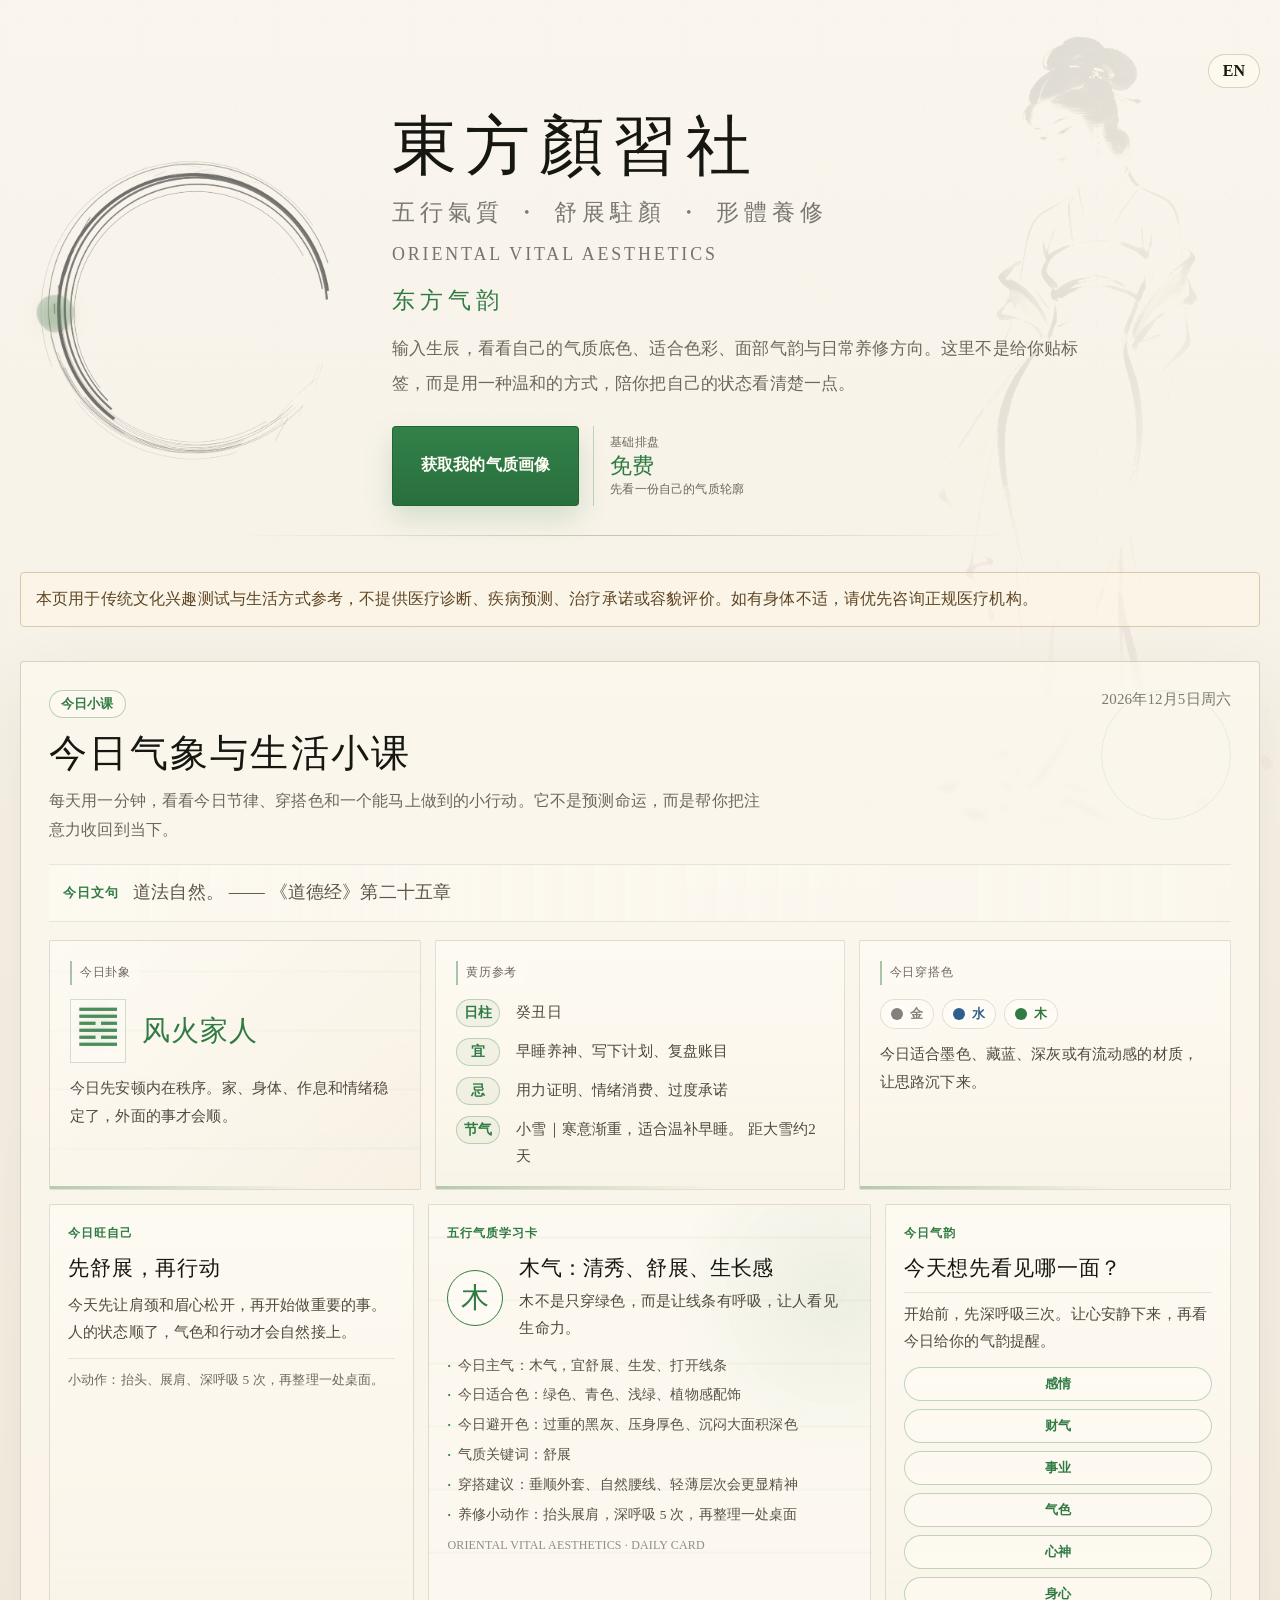
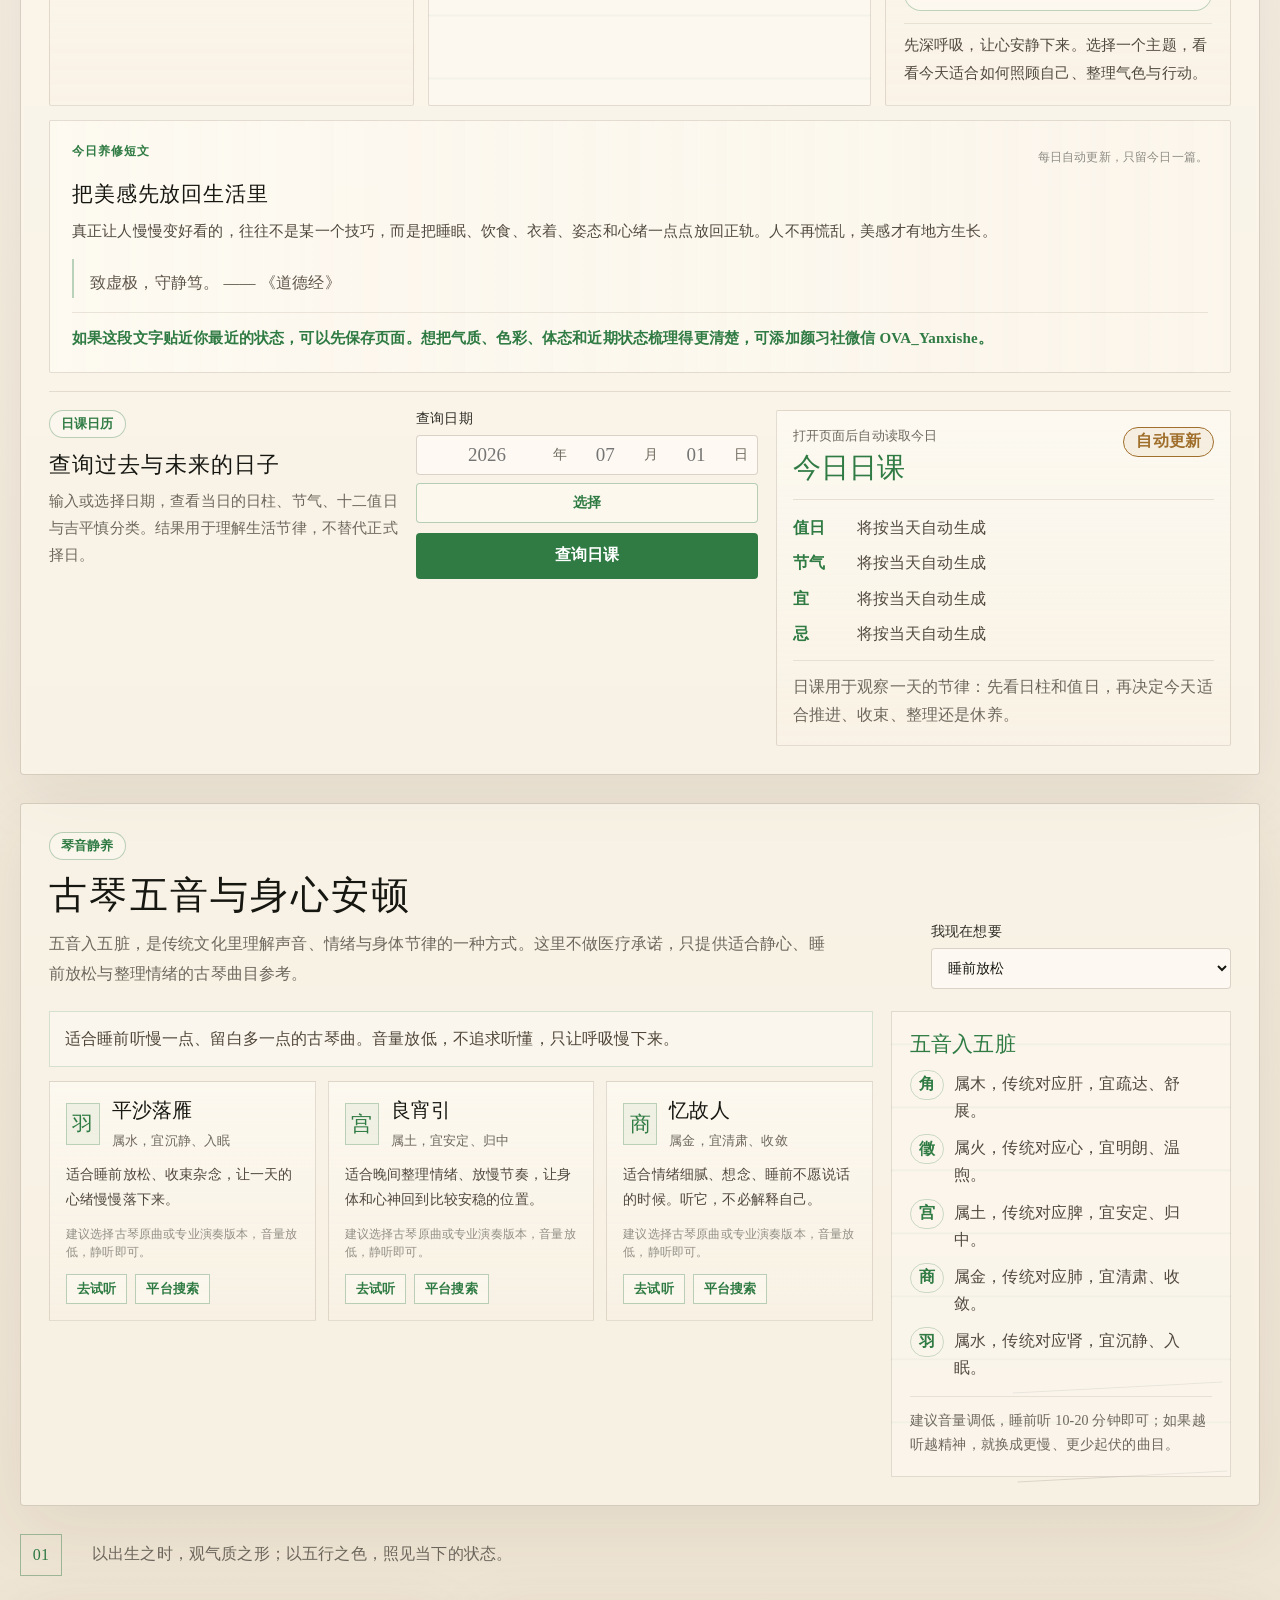
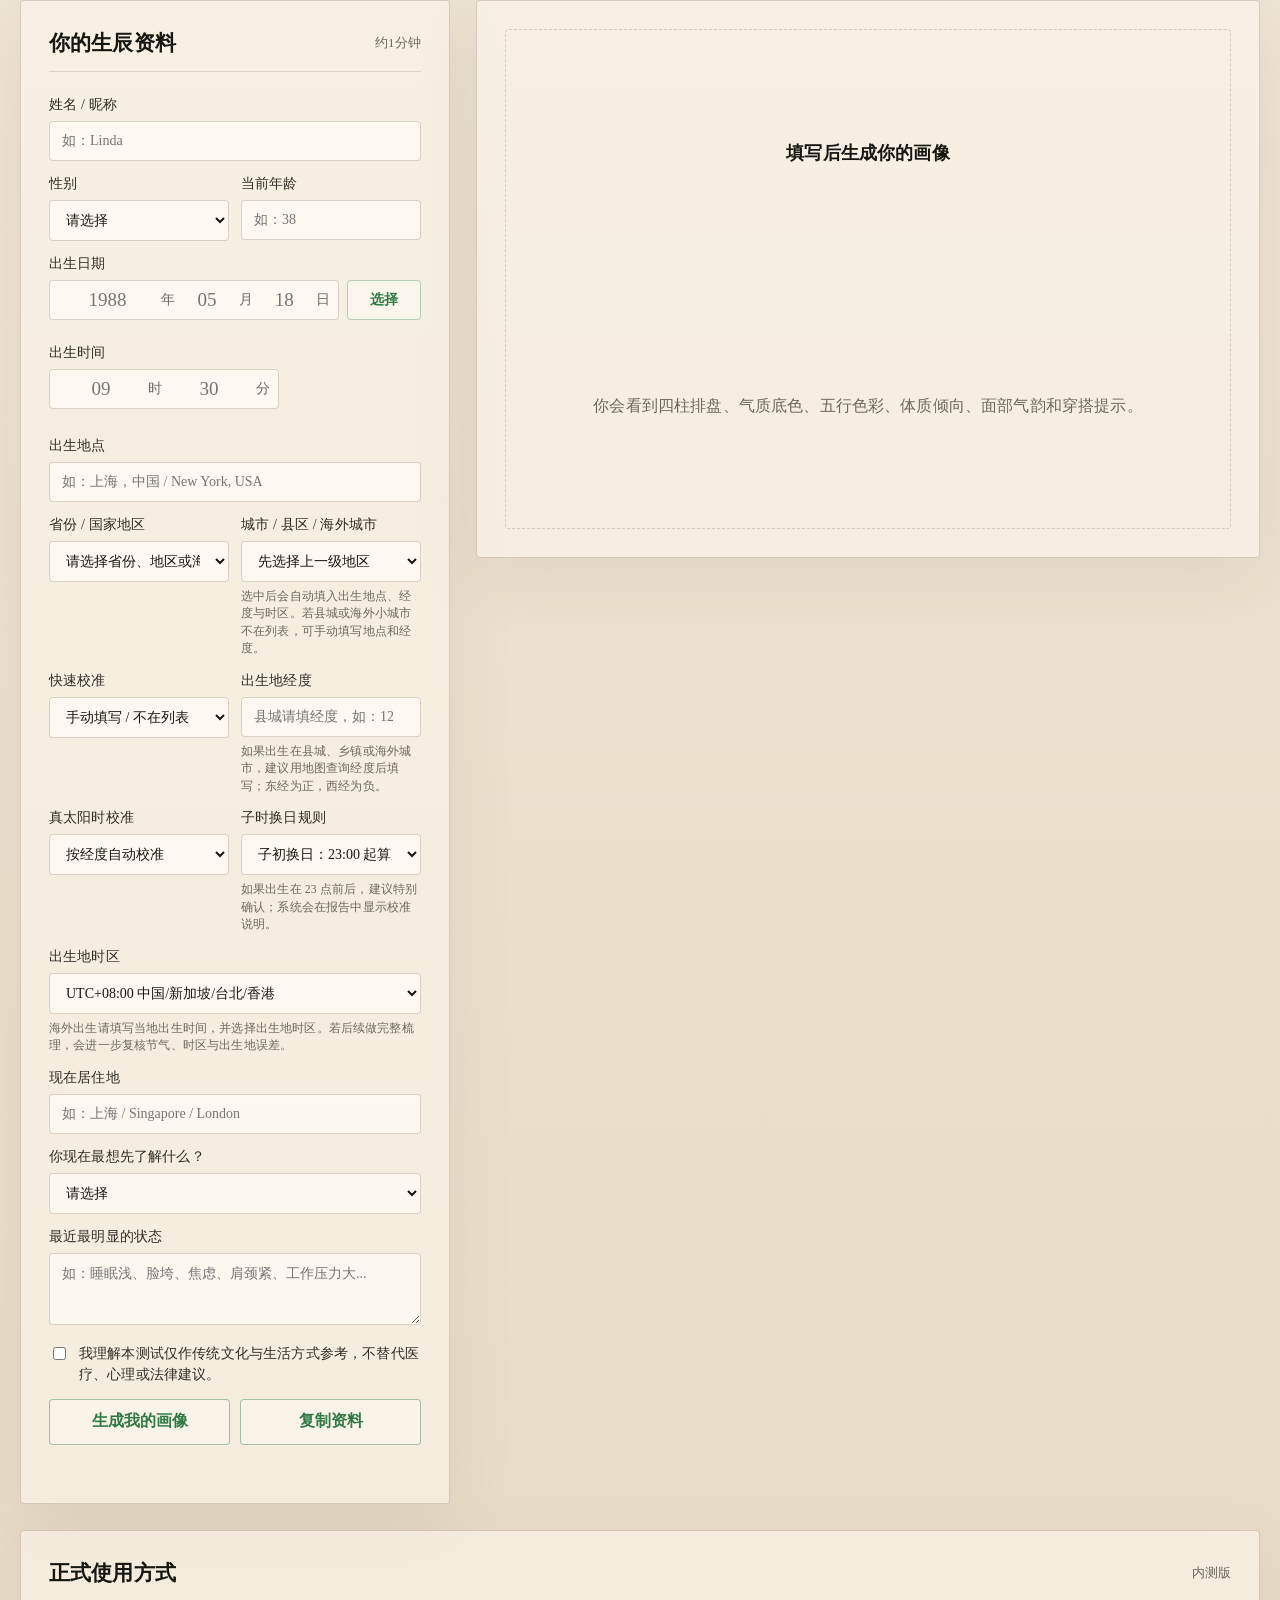
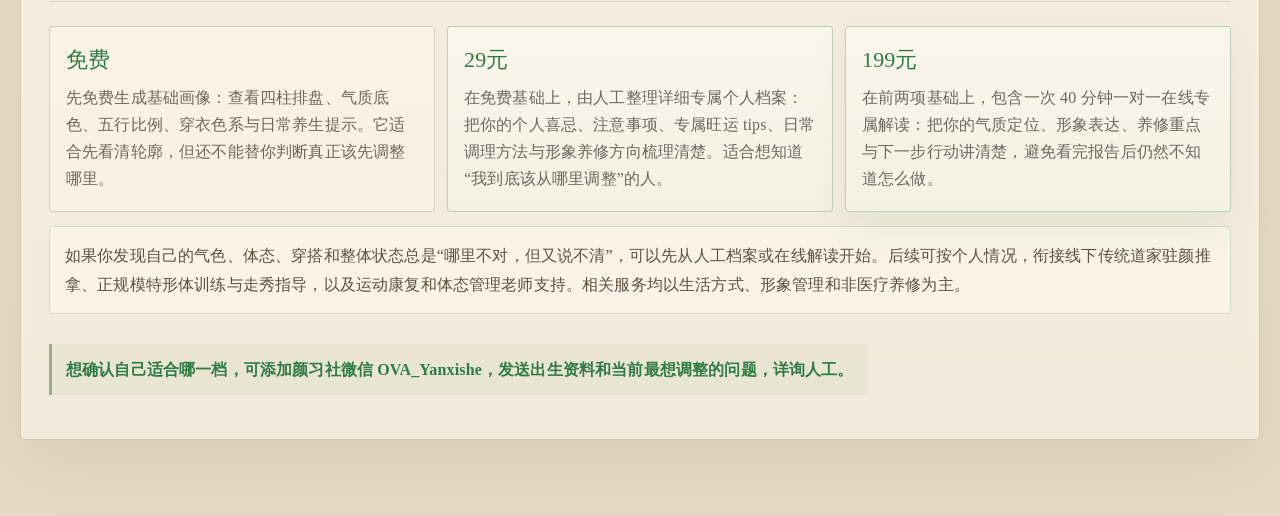
<file: index.html>
<!doctype html>
<html lang="zh-CN">
<head>
  <meta charset="utf-8" />
  <meta name="viewport" content="width=device-width, initial-scale=1" />
  <meta name="theme-color" content="#f2e8d7" />
  <meta name="apple-mobile-web-app-capable" content="yes" />
  <meta name="apple-mobile-web-app-title" content="东方颜习社" />
  <meta name="apple-mobile-web-app-status-bar-style" content="default" />
  <title>东方颜习社｜东方气韵</title>
  <link rel="manifest" href="./manifest.webmanifest" />
  <link rel="apple-touch-icon" href="./enso_circle_print_thin.png" />
  <link rel="stylesheet" href="./styles.css?v=20260701-cn-flow-card1" />
</head>
<body>
  <main class="shell">
    <section class="hero">
      <button id="langToggle" class="lang-toggle" type="button">EN</button>
      <div class="brand-mark">
        <img src="./enso_circle_print_thin.png" alt="" />
      </div>
      <div class="hero-copy">
        <p class="brand-title">東方顏習社</p>
        <p class="brand-subline">五行氣質 ・ 舒展駐顏 ・ 形體養修</p>
        <p class="eyebrow">ORIENTAL VITAL AESTHETICS</p>
        <p class="portrait-line" data-i18n="heroTitle">东方气韵</p>
        <p class="lead" data-i18n="heroLead">输入生辰，看看自己的气质底色、适合色彩、面部气韵与日常养修方向。这里不是给你贴标签，而是用一种温和的方式，陪你把自己的状态看清楚一点。</p>
        <div class="hero-action">
          <a class="hero-cta" href="#reportForm" data-i18n="heroCta">获取我的气质画像</a>
          <div class="price">
            <span data-i18n="priceLabel">基础排盘</span>
            <strong data-i18n="priceFree">免费</strong>
            <em data-i18n="priceSub">先看一份自己的气质轮廓</em>
          </div>
        </div>
      </div>
    </section>

    <section class="notice" data-i18n="notice">
      本页用于传统文化兴趣测试与生活方式参考，不提供医疗诊断、疾病预测、治疗承诺或容貌评价。如有身体不适，请优先咨询正规医疗机构。
    </section>

    <section class="panel daily-panel" aria-labelledby="dailyTitle">
      <div class="daily-head">
        <div>
          <span class="daily-seal" data-i18n="dailySeal">今日小课</span>
          <h2 id="dailyTitle" data-i18n="dailyTitle">今日气象与生活小课</h2>
          <p data-i18n="dailyLead">每天用一分钟，看看今日节律、穿搭色和一个能马上做到的小行动。它不是预测命运，而是帮你把注意力收回到当下。</p>
        </div>
        <time id="dailyDate"></time>
      </div>

      <div class="daily-poem">
        <span data-i18n="poemLabel">今日文句</span>
        <p id="dailyPoem"></p>
      </div>

      <div class="daily-grid">
        <article class="daily-card hexagram-card">
          <span data-i18n="dailyHexLabel">今日卦象</span>
          <div class="hexagram-display">
            <i id="dailyHexSymbol">䷁</i>
            <strong id="dailyHexagram">--</strong>
          </div>
          <p id="dailyHexText"></p>
        </article>
        <article class="daily-card">
          <span data-i18n="dailyAlmanacLabel">黄历参考</span>
          <div class="almanac-list">
            <p><b data-i18n="dailyDayPillar">日柱</b><em id="dailyDayPillarText"></em></p>
            <p><b data-i18n="dailyYi">宜</b><em id="dailyYiText"></em></p>
            <p><b data-i18n="dailyJi">忌</b><em id="dailyJiText"></em></p>
            <p><b data-i18n="dailySolarTerm">节气</b><em id="dailySolarTermText"></em></p>
          </div>
        </article>
        <article class="daily-card">
          <span data-i18n="dailyColorLabel">今日穿搭色</span>
          <div id="dailyColors" class="daily-colors"></div>
          <p id="dailyColorText"></p>
        </article>
      </div>

      <div class="daily-retention-grid">
        <article class="ritual-card">
          <span data-i18n="ritualLabel">今日旺自己</span>
          <h3 id="dailyRitualTitle">先舒展，再行动</h3>
          <p id="dailyRitualText">今天先让肩颈和眉心松开，再开始做重要的事。人的状态顺了，气色和行动才会自然接上。</p>
          <small id="dailyRitualTip">小动作：抬头、展肩、深呼吸 5 次，再整理一处桌面。</small>
        </article>
        <article class="study-card screenshot-card">
          <span data-i18n="studyCardLabel">五行气质学习卡</span>
          <div class="study-card-head">
            <i id="studyCardElement" class="element-wood">木</i>
            <div>
              <h3 id="studyCardTitle">木气：清秀、舒展、生长感</h3>
              <p id="studyCardText">木不是只穿绿色，而是让线条有呼吸，让人看见生命力。</p>
            </div>
          </div>
          <ul id="studyCardList">
            <li>今日主气：木气，宜舒展、生发、打开线条</li>
            <li>今日适合色：绿色、青色、浅绿、植物感配饰</li>
            <li>今日避开色：过重的黑灰、压身厚色、沉闷大面积深色</li>
            <li>气质关键词：舒展</li>
            <li>穿搭建议：垂顺外套、自然腰线、轻薄层次会更显精神</li>
            <li>养修小动作：抬头展肩，深呼吸 5 次，再整理一处桌面</li>
          </ul>
          <em data-i18n="studyCardHint">ORIENTAL VITAL AESTHETICS · DAILY CARD</em>
        </article>
        <article class="daily-test-card">
          <span data-i18n="testLabel">今日气韵</span>
          <h3 data-i18n="testTitle">今天想先看见哪一面？</h3>
          <p class="test-quiet-note" data-i18n="testQuietNote">开始前，先深呼吸三次。让心安静下来，再看今日给你的气韵提醒。</p>
          <div class="daily-test-options">
            <button type="button" data-test="love" data-i18n="testLove">感情</button>
            <button type="button" data-test="wealth" data-i18n="testWealth">财气</button>
            <button type="button" data-test="career" data-i18n="testCareer">事业</button>
            <button type="button" data-test="beauty" data-i18n="testBeauty">气色</button>
            <button type="button" data-test="calm" data-i18n="testCalm">心神</button>
            <button type="button" data-test="health" data-i18n="testHealth">身心</button>
          </div>
          <p id="dailyTestResult">先深呼吸，让心安静下来。选择一个主题，看看今天适合如何照顾自己、整理气色与行动。</p>
        </article>
      </div>

      <article class="daily-article-card">
        <div>
          <span data-i18n="articleLabel">今日养修短文</span>
          <em data-i18n="articleMeta">每日自动更新，只留今日一篇。</em>
        </div>
        <h3 id="dailyArticleTitle">把美感先放回生活里</h3>
        <p id="dailyArticleText">真正让人慢慢变好看的，往往不是某一个技巧，而是把睡眠、饮食、衣着、姿态和心绪一点点放回正轨。人不再慌乱，美感才有地方生长。</p>
        <blockquote id="dailyArticleQuote">致虚极，守静笃。 —— 《道德经》</blockquote>
        <p class="soft-consult-cta" id="dailyArticleCta">如果这段文字贴近你最近的状态，可以先保存页面。想把气质、色彩、体态和近期状态梳理得更清楚，可添加颜习社微信 OVA_Yanxishe。</p>
      </article>

      <div class="almanac-query">
        <div class="query-copy">
          <span class="daily-seal" data-i18n="querySeal">日课日历</span>
          <h3 data-i18n="queryTitle">查询过去与未来的日子</h3>
          <p data-i18n="queryLead">输入或选择日期，查看当日的日柱、节气、十二值日与吉平慎分类。结果用于理解生活节律，不替代正式择日。</p>
        </div>
        <div class="query-form">
          <label>
            <span data-i18n="queryDateLabel">查询日期</span>
            <div class="input-with-action query-date-control">
              <div class="date-parts query-date-parts" aria-label="查询日期">
                <input id="queryYear" type="text" inputmode="numeric" maxlength="4" placeholder="2026" />
                <span>年</span>
                <input id="queryMonth" type="text" inputmode="numeric" maxlength="2" placeholder="07" />
                <span>月</span>
                <input id="queryDay" type="text" inputmode="numeric" maxlength="2" placeholder="01" />
                <span>日</span>
                <input id="queryDateInput" type="hidden" />
              </div>
              <button class="field-action" id="queryDatePickBtn" type="button" data-i18n="datePickBtn">选择</button>
              <input class="native-date-picker" id="queryDatePicker" type="date" aria-label="选择查询日期" />
            </div>
          </label>
          <button id="queryAlmanacBtn" type="button" data-i18n="queryBtn">查询日课</button>
        </div>
        <div class="query-result" id="queryResult" aria-live="polite">
          <div class="query-result-head">
            <div>
              <span>打开页面后自动读取今日</span>
              <strong>今日日课</strong>
            </div>
            <em class="grade-pill grade-neutral">自动更新</em>
          </div>
          <div class="query-result-grid">
            <p><b>值日</b><span>将按当天自动生成</span></p>
            <p><b>节气</b><span>将按当天自动生成</span></p>
            <p><b>宜</b><span>将按当天自动生成</span></p>
            <p><b>忌</b><span>将按当天自动生成</span></p>
          </div>
          <p class="query-note">日课用于观察一天的节律：先看日柱和值日，再决定今天适合推进、收束、整理还是休养。</p>
        </div>
      </div>
    </section>

    <section class="panel qin-panel" aria-labelledby="qinTitle">
      <div class="qin-head">
        <div>
          <span class="daily-seal" data-i18n="qinSeal">琴音静养</span>
          <h2 id="qinTitle" data-i18n="qinTitle">古琴五音与身心安顿</h2>
          <p data-i18n="qinLead">五音入五脏，是传统文化里理解声音、情绪与身体节律的一种方式。这里不做医疗承诺，只提供适合静心、睡前放松与整理情绪的古琴曲目参考。</p>
        </div>
        <label class="qin-mode">
          <span data-i18n="qinModeLabel">我现在想要</span>
          <select id="qinMode">
            <option value="sleep" data-i18n="qinModeSleep">睡前放松</option>
            <option value="calm" data-i18n="qinModeCalm">静心安神</option>
            <option value="ease" data-i18n="qinModeEase">疏解郁结</option>
            <option value="focus" data-i18n="qinModeFocus">清明专注</option>
            <option value="beauty" data-i18n="qinModeBeauty">舒展气色</option>
          </select>
        </label>
      </div>

      <div class="qin-layout">
        <div>
          <p id="qinResult" class="qin-result">适合睡前听慢一点、留白多一点的古琴曲。音量放低，不追求听懂，只让呼吸慢下来。</p>
          <div id="qinTrackList" class="qin-track-list">
            <article class="qin-track">
              <div>
                <span>羽</span>
                <strong>平沙落雁</strong>
                <em>属水，宜沉静、入眠</em>
              </div>
              <p>适合睡前放松、收束杂念，让一天的心绪慢慢落下来。</p>
              <small class="qin-audio-note">建议选择古琴原曲或专业演奏版本，音量放低，静听即可。</small>
              <nav>
                <a href="https://search.bilibili.com/all?keyword=%E5%8F%A4%E7%90%B4%20%E5%B9%B3%E6%B2%99%E8%90%BD%E9%9B%81" target="_blank" rel="noopener">去试听</a>
                <a href="https://music.163.com/#/search/m/?s=%E5%8F%A4%E7%90%B4%20%E5%B9%B3%E6%B2%99%E8%90%BD%E9%9B%81" target="_blank" rel="noopener">平台搜索</a>
              </nav>
            </article>
            <article class="qin-track">
              <div>
                <span>宫</span>
                <strong>良宵引</strong>
                <em>属土，宜安定、归中</em>
              </div>
              <p>适合晚间整理情绪、放慢节奏，让身体和心神回到比较安稳的位置。</p>
              <small class="qin-audio-note">建议选择古琴原曲或专业演奏版本，音量放低，静听即可。</small>
              <nav>
                <a href="https://search.bilibili.com/all?keyword=%E5%8F%A4%E7%90%B4%20%E8%89%AF%E5%AE%B5%E5%BC%95" target="_blank" rel="noopener">去试听</a>
                <a href="https://music.163.com/#/search/m/?s=%E5%8F%A4%E7%90%B4%20%E8%89%AF%E5%AE%B5%E5%BC%95" target="_blank" rel="noopener">平台搜索</a>
              </nav>
            </article>
            <article class="qin-track">
              <div>
                <span>商</span>
                <strong>忆故人</strong>
                <em>属金，宜清肃、收敛</em>
              </div>
              <p>适合情绪细腻、想念、睡前不愿说话的时候。听它，不必解释自己。</p>
              <small class="qin-audio-note">建议选择古琴原曲或专业演奏版本，音量放低，静听即可。</small>
              <nav>
                <a href="https://search.bilibili.com/all?keyword=%E5%8F%A4%E7%90%B4%20%E5%BF%86%E6%95%85%E4%BA%BA" target="_blank" rel="noopener">去试听</a>
                <a href="https://music.163.com/#/search/m/?s=%E5%8F%A4%E7%90%B4%20%E5%BF%86%E6%95%85%E4%BA%BA" target="_blank" rel="noopener">平台搜索</a>
              </nav>
            </article>
          </div>
        </div>
        <div class="qin-tone-map">
          <strong data-i18n="qinToneTitle">五音入五脏</strong>
          <ul>
            <li><b>角</b><span data-i18n="qinToneJue">属木，传统对应肝，宜疏达、舒展。</span></li>
            <li><b>徵</b><span data-i18n="qinToneZhi">属火，传统对应心，宜明朗、温煦。</span></li>
            <li><b>宫</b><span data-i18n="qinToneGong">属土，传统对应脾，宜安定、归中。</span></li>
            <li><b>商</b><span data-i18n="qinToneShang">属金，传统对应肺，宜清肃、收敛。</span></li>
            <li><b>羽</b><span data-i18n="qinToneYu">属水，传统对应肾，宜沉静、入眠。</span></li>
          </ul>
          <p data-i18n="qinNote">建议音量调低，睡前听 10-20 分钟即可；如果越听越精神，就换成更慢、更少起伏的曲目。</p>
        </div>
      </div>
    </section>

    <section class="section-kicker">
      <span>01</span>
      <p>以出生之时，观气质之形；以五行之色，照见当下的状态。</p>
    </section>

    <section class="layout">
      <form id="reportForm" class="panel form-panel">
        <p class="hidden">
          <label>Do not fill this field <input name="bot-field" /></label>
        </p>
        <div class="panel-head">
          <h2 data-i18n="formTitle">测试资料</h2>
          <span data-i18n="formTime">约1分钟</span>
        </div>

        <label>
          <span data-i18n="nameLabel">姓名 / 昵称</span>
          <input name="name" autocomplete="name" data-placeholder-zh="如：Linda" data-placeholder-en="e.g. Linda" placeholder="如：Linda" required />
        </label>

        <div class="two-col">
          <label>
            <span data-i18n="genderLabel">性别</span>
            <select name="gender" required>
              <option value="" data-i18n="selectPlaceholder">请选择</option>
              <option value="female" data-i18n="genderFemale">女性</option>
              <option value="male" data-i18n="genderMale">男性</option>
              <option value="private" data-i18n="genderPrivate">不便透露</option>
            </select>
          </label>
          <label>
            <span data-i18n="ageLabel">当前年龄</span>
            <input name="age" type="number" inputmode="numeric" min="16" max="90" data-placeholder-zh="如：38" data-placeholder-en="e.g. 38" placeholder="如：38" />
          </label>
        </div>

        <div class="birth-time-grid">
          <label>
            <span data-i18n="birthDateLabel">出生日期</span>
            <div class="input-with-action birth-date-control">
              <div class="date-parts" aria-label="出生日期">
                <input name="birthYear" type="text" inputmode="numeric" maxlength="4" data-placeholder-zh="1988" data-placeholder-en="1988" placeholder="1988" required />
                <span>年</span>
                <input name="birthMonth" type="text" inputmode="numeric" maxlength="2" data-placeholder-zh="05" data-placeholder-en="05" placeholder="05" required />
                <span>月</span>
                <input name="birthDay" type="text" inputmode="numeric" maxlength="2" data-placeholder-zh="18" data-placeholder-en="18" placeholder="18" required />
                <span>日</span>
                <input name="birthDate" type="hidden" />
              </div>
              <button class="field-action" id="birthDatePickBtn" type="button" data-i18n="datePickBtn">选择</button>
              <input class="native-date-picker" id="birthDatePicker" type="date" aria-label="选择出生日期" />
            </div>
          </label>
          <label>
            <span data-i18n="birthTimeLabel">出生时间</span>
            <div class="time-parts" aria-label="出生时间">
              <input name="birthHour" type="text" inputmode="numeric" maxlength="2" data-placeholder-zh="09" data-placeholder-en="09" placeholder="09" required />
              <span>时</span>
              <input name="birthMinute" type="text" inputmode="numeric" maxlength="2" data-placeholder-zh="30" data-placeholder-en="30" placeholder="30" required />
              <span>分</span>
              <input name="birthTime" type="hidden" />
            </div>
          </label>
        </div>

        <label>
          <span data-i18n="birthPlaceLabel">出生地点</span>
          <input name="birthPlace" list="worldPlaces" data-placeholder-zh="如：上海，中国 / New York, USA" data-placeholder-en="e.g. Shanghai, China / New York, USA" placeholder="如：上海，中国 / New York, USA" required />
          <datalist id="worldPlaces">
            <option value="Shanghai, China"></option>
            <option value="Beijing, China"></option>
            <option value="Hong Kong, China"></option>
            <option value="Taipei, Taiwan"></option>
            <option value="Tokyo, Japan"></option>
            <option value="Seoul, South Korea"></option>
            <option value="Singapore"></option>
            <option value="Bangkok, Thailand"></option>
            <option value="London, United Kingdom"></option>
            <option value="Paris, France"></option>
            <option value="Berlin, Germany"></option>
            <option value="Sydney, Australia"></option>
            <option value="New York, USA"></option>
            <option value="Los Angeles, USA"></option>
            <option value="Toronto, Canada"></option>
            <option value="Vancouver, Canada"></option>
          </datalist>
        </label>

        <div class="two-col place-calibration">
          <label>
            <span data-i18n="birthProvinceLabel">省份 / 国家地区</span>
            <select name="birthProvince">
              <option value="" data-i18n="provincePlaceholder">请选择省份、地区或海外分区</option>
            </select>
          </label>
          <label>
            <span data-i18n="birthCityCountyLabel">城市 / 县区 / 海外城市</span>
            <select name="birthCityCounty">
              <option value="" data-i18n="cityCountyPlaceholder">先选择上一级地区</option>
            </select>
            <small data-i18n="cityCountyHint">选中后会自动填入出生地点、经度与时区。若县城或海外小城市不在列表，可手动填写地点和经度。</small>
          </label>
        </div>

        <div class="two-col place-calibration">
          <label>
            <span data-i18n="birthPlacePresetLabel">快速校准</span>
            <select name="birthPlacePreset">
              <option value="" data-i18n="placePresetManual">手动填写 / 不在列表</option>
              <option value="beijing">北京｜东城区 116.42E</option>
              <option value="shanghai">上海｜黄浦区 121.49E</option>
              <option value="guangzhou">广东｜广州 113.26E</option>
              <option value="shenzhen">广东｜深圳 114.06E</option>
              <option value="hangzhou">浙江｜杭州 120.16E</option>
              <option value="nanjing">江苏｜南京 118.78E</option>
              <option value="suzhou">江苏｜苏州 120.62E</option>
              <option value="chengdu">四川｜成都 104.07E</option>
              <option value="chongqing">重庆｜渝中区 106.55E</option>
              <option value="xian">陕西｜西安 108.94E</option>
              <option value="wuhan">湖北｜武汉 114.31E</option>
              <option value="changsha">湖南｜长沙 112.94E</option>
              <option value="zhengzhou">河南｜郑州 113.63E</option>
              <option value="jinan">山东｜济南 117.12E</option>
              <option value="qingdao">山东｜青岛 120.38E</option>
              <option value="shenyang">辽宁｜沈阳 123.43E</option>
              <option value="harbin">黑龙江｜哈尔滨 126.64E</option>
              <option value="kunming">云南｜昆明 102.83E</option>
              <option value="urumqi">新疆｜乌鲁木齐 87.62E</option>
              <option value="lhasa">西藏｜拉萨 91.13E</option>
              <option value="hongkong">香港 114.17E</option>
              <option value="taipei">台湾｜台北 121.56E</option>
              <option value="singapore">Singapore 103.82E</option>
              <option value="tokyo">Tokyo 139.69E</option>
              <option value="newyork">New York 74.01W</option>
              <option value="london">London 0.13W</option>
            </select>
          </label>
          <label>
            <span data-i18n="longitudeLabel">出生地经度</span>
            <input name="birthLongitude" type="number" inputmode="decimal" step="0.01" min="-180" max="180" data-placeholder-zh="县城请填经度，如：120.62" data-placeholder-en="e.g. 120.62, west is negative" placeholder="县城请填经度，如：120.62" />
            <small data-i18n="longitudeHint">如果出生在县城、乡镇或海外城市，建议用地图查询经度后填写；东经为正，西经为负。</small>
          </label>
        </div>

        <div class="two-col place-calibration">
          <label>
            <span data-i18n="trueSolarLabel">真太阳时校准</span>
            <select name="trueSolarMode">
              <option value="auto" data-i18n="trueSolarAuto">按经度自动校准</option>
              <option value="off" data-i18n="trueSolarOff">暂不校准，按钟表时间</option>
            </select>
          </label>
          <label>
            <span data-i18n="ziRuleLabel">子时换日规则</span>
            <select name="ziRule">
              <option value="ziStartNextDay" data-i18n="ziStartRule">子初换日：23:00 起算次日</option>
              <option value="midnight" data-i18n="midnightRule">子正换日：00:00 起算次日</option>
            </select>
            <small data-i18n="ziRuleHint">如果出生在 23 点前后，建议特别确认；系统会在报告中显示校准说明。</small>
          </label>
        </div>

        <label>
          <span data-i18n="timezoneLabel">出生地时区</span>
          <select name="birthTimezone" required>
            <option value="+08:00" data-i18n="tzChina">UTC+08:00 中国/新加坡/台北/香港</option>
            <option value="+12:00">UTC+12:00 New Zealand</option>
            <option value="+10:00">UTC+10:00 Sydney / Melbourne</option>
            <option value="+09:30">UTC+09:30 Adelaide</option>
            <option value="+09:00" data-i18n="tzJapan">UTC+09:00 日本/韩国</option>
            <option value="+07:00">UTC+07:00 Bangkok / Vietnam / Jakarta</option>
            <option value="+06:30">UTC+06:30 Yangon</option>
            <option value="+06:00">UTC+06:00 Dhaka</option>
            <option value="+05:45">UTC+05:45 Kathmandu</option>
            <option value="+05:30">UTC+05:30 India / Sri Lanka</option>
            <option value="+05:00">UTC+05:00 Pakistan</option>
            <option value="+04:00">UTC+04:00 UAE</option>
            <option value="+03:00">UTC+03:00 Turkey / Qatar / Saudi Arabia</option>
            <option value="+02:00">UTC+02:00 Finland / Greece / South Africa</option>
            <option value="+01:00">UTC+01:00 Paris / Berlin / Rome</option>
            <option value="+00:00">UTC+00:00 London / Lisbon</option>
            <option value="-03:00">UTC-03:00 Brazil / Argentina</option>
            <option value="-04:00">UTC-04:00 Chile</option>
            <option value="-05:00">UTC-05:00 New York / Toronto / Lima</option>
            <option value="-06:00">UTC-06:00 Chicago / Mexico City</option>
            <option value="-07:00">UTC-07:00 Calgary</option>
            <option value="-08:00">UTC-08:00 Los Angeles / Vancouver</option>
            <option value="unknown" data-i18n="tzUnknown">不确定，先按当地出生时间</option>
          </select>
          <small data-i18n="timezoneHint">海外出生请填写当地出生时间，并选择出生地时区。若后续做完整梳理，会进一步复核节气、时区与出生地误差。</small>
        </label>

        <label>
          <span data-i18n="currentPlaceLabel">现在居住地</span>
          <input name="currentPlace" data-placeholder-zh="如：上海 / Singapore / London" data-placeholder-en="e.g. Shanghai / Singapore / London" placeholder="如：上海 / Singapore / London" />
        </label>

        <label>
          <span data-i18n="mainNeedLabel">你现在最想先了解什么？</span>
          <select name="mainNeed" required>
            <option value="" data-i18n="selectPlaceholder">请选择</option>
            <option value="complexion" data-i18n="needComplexion">气色、衰老感、面部紧绷</option>
            <option value="style" data-i18n="needStyle">穿搭风格和五行气质</option>
            <option value="sleep" data-i18n="needSleep">睡眠、疲惫和情绪消耗</option>
            <option value="posture" data-i18n="needPosture">体态、肩颈、下颌紧张</option>
            <option value="life" data-i18n="needLife">事业关系与近期状态</option>
          </select>
        </label>

        <label>
          <span data-i18n="stateLabel">最近最明显的状态</span>
          <textarea name="currentState" rows="3" data-placeholder-zh="如：睡眠浅、脸垮、焦虑、肩颈紧、工作压力大..." data-placeholder-en="e.g. light sleep, tired face, anxiety, tight neck, work pressure..." placeholder="如：睡眠浅、脸垮、焦虑、肩颈紧、工作压力大..." required></textarea>
        </label>

        <label class="check">
          <input name="agree" type="checkbox" required />
          <span data-i18n="agreeText">我理解本测试仅作传统文化与生活方式参考，不替代医疗、心理或法律建议。</span>
        </label>

        <div class="form-actions">
          <button type="button" id="previewBtn" data-i18n="previewBtn">生成我的画像</button>
          <button type="button" id="filloutBtn" data-i18n="submitBtn">复制资料</button>
        </div>
        <p class="submit-status" id="submitStatus" aria-live="polite"></p>
      </form>

      <section class="panel report" id="report">
        <div class="empty">
          <strong data-i18n="emptyTitle">填写后生成你的画像</strong>
          <span data-i18n="emptyText">你会看到四柱排盘、气质底色、五行色彩、体质倾向、面部气韵和穿搭提示。</span>
        </div>
      </section>
    </section>

    <section class="panel launch-panel">
      <div class="panel-head">
        <h2 data-i18n="usageTitle">正式使用方式</h2>
        <span data-i18n="betaTag">内测版</span>
      </div>
      <div class="launch-grid">
        <div>
          <strong data-i18n="freeTier">免费</strong>
          <p data-i18n="freeDesc">先免费生成基础画像：查看四柱排盘、气质底色、五行比例、穿衣色系与日常养生提示。它适合先看清轮廓，但还不能替你判断真正该先调整哪里。</p>
        </div>
        <div>
          <strong>29元</strong>
          <p data-i18n="tier29">在免费基础上，由人工整理详细专属个人档案：把你的个人喜忌、注意事项、专属旺运 tips、日常调理方法与形象养修方向梳理清楚。适合想知道“我到底该从哪里调整”的人。</p>
        </div>
        <div>
          <strong>199元</strong>
          <p data-i18n="tier199">在前两项基础上，包含一次 40 分钟一对一在线专属解读：把你的气质定位、形象表达、养修重点与下一步行动讲清楚，避免看完报告后仍然不知道怎么做。</p>
        </div>
      </div>
      <p class="launch-note" data-i18n="usageValue">如果你发现自己的气色、体态、穿搭和整体状态总是“哪里不对，但又说不清”，可以先从人工档案或在线解读开始。后续可按个人情况，衔接线下传统道家驻颜推拿、正规模特形体训练与走秀指导，以及运动康复和体态管理老师支持。相关服务均以生活方式、形象管理和非医疗养修为主。</p>
      <p class="launch-contact" data-i18n="usageContact">想确认自己适合哪一档，可添加颜习社微信 OVA_Yanxishe，发送出生资料和当前最想调整的问题，详询人工。</p>
    </section>
  </main>

  <script src="./script.js?v=20260701-cn-flow-card1"></script>
  <script>
    if ("serviceWorker" in navigator) {
      window.addEventListener("load", () => {
        navigator.serviceWorker.register("./sw.js").catch(() => {});
      });
    }
  </script>
</body>
</html>
</file>
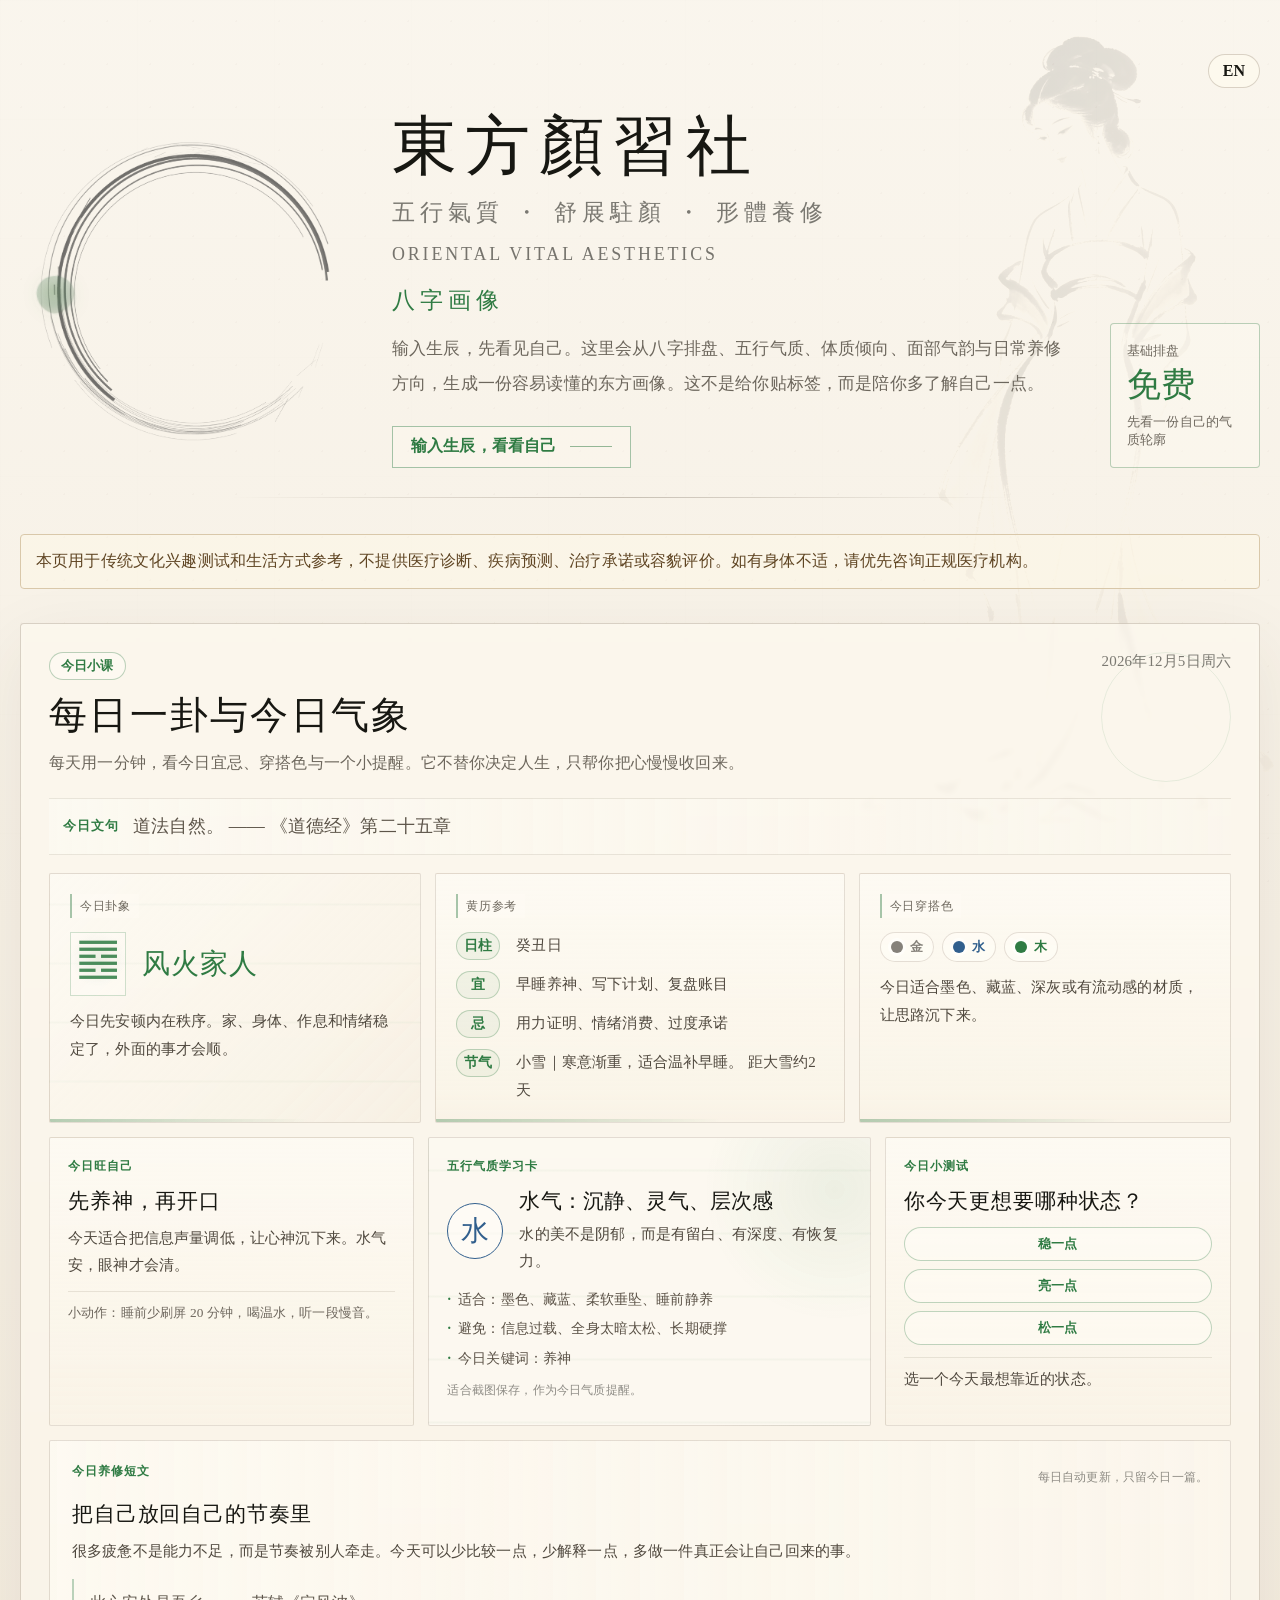
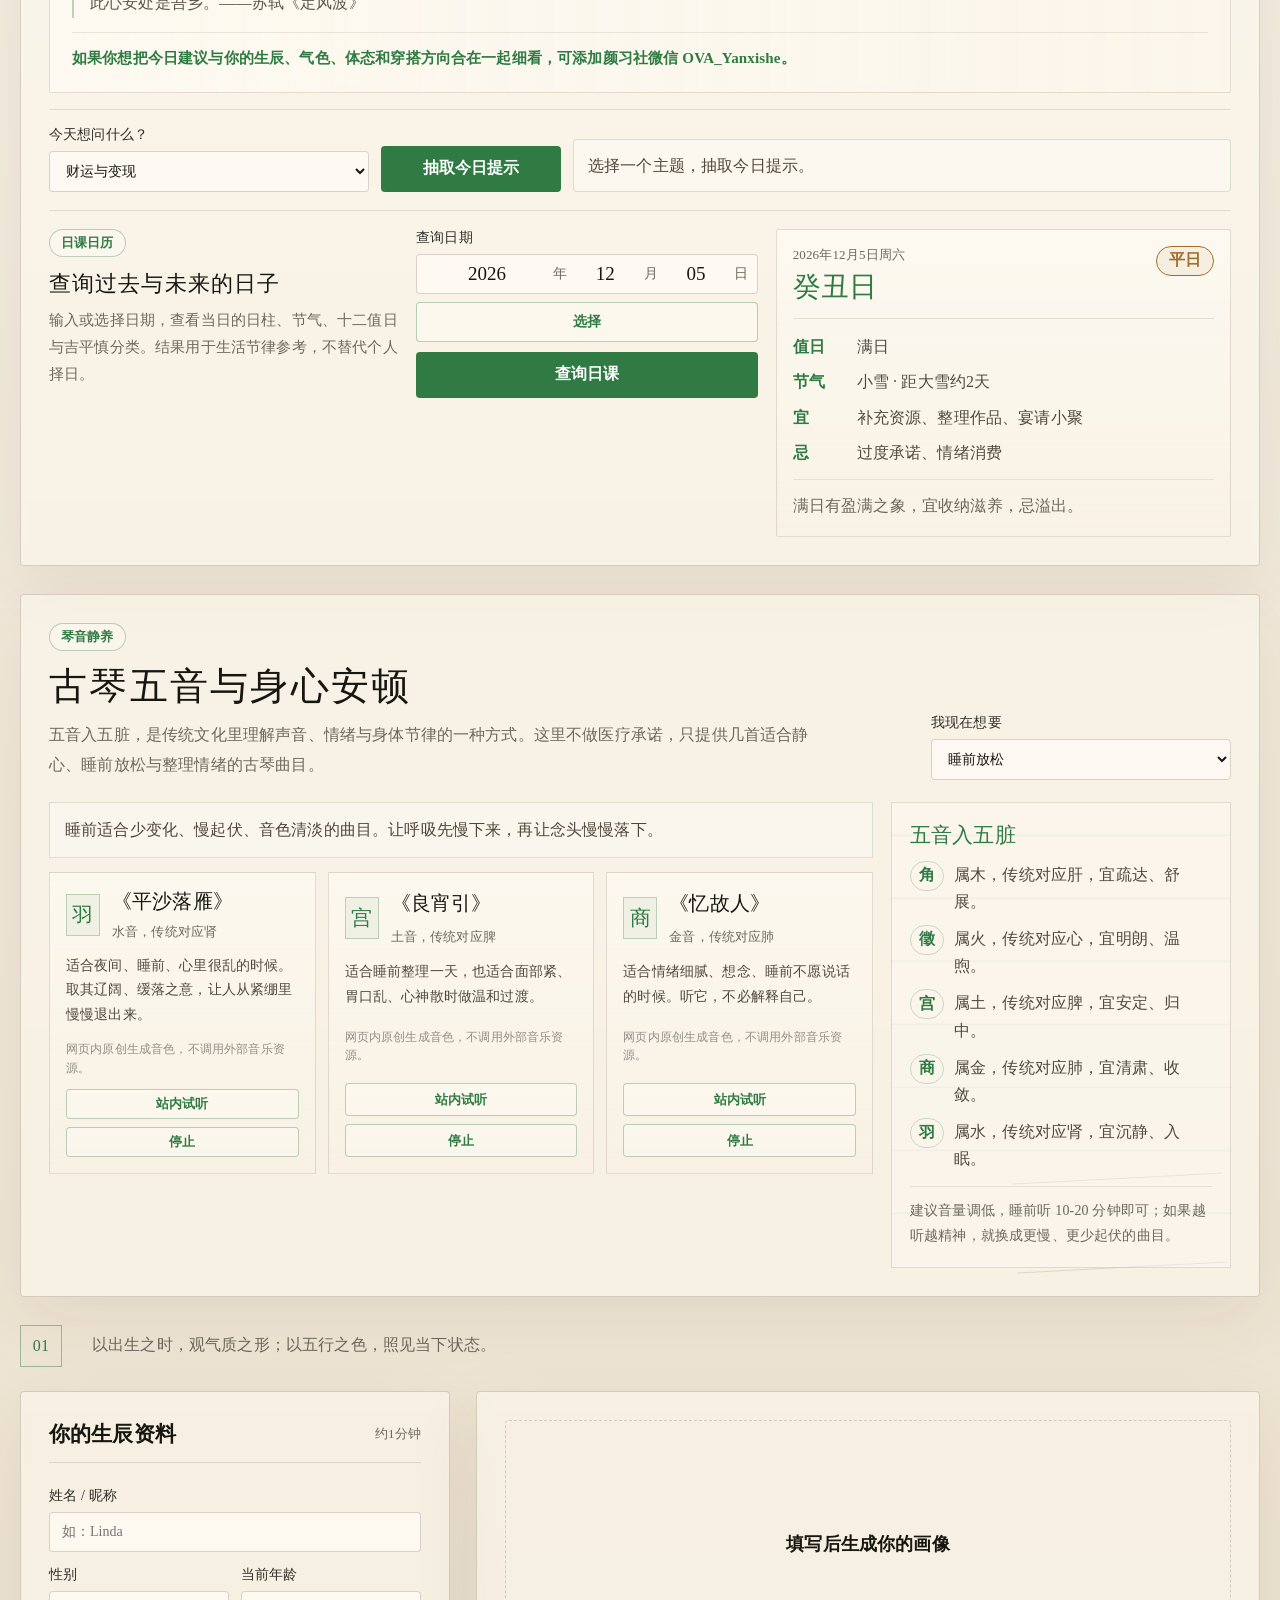
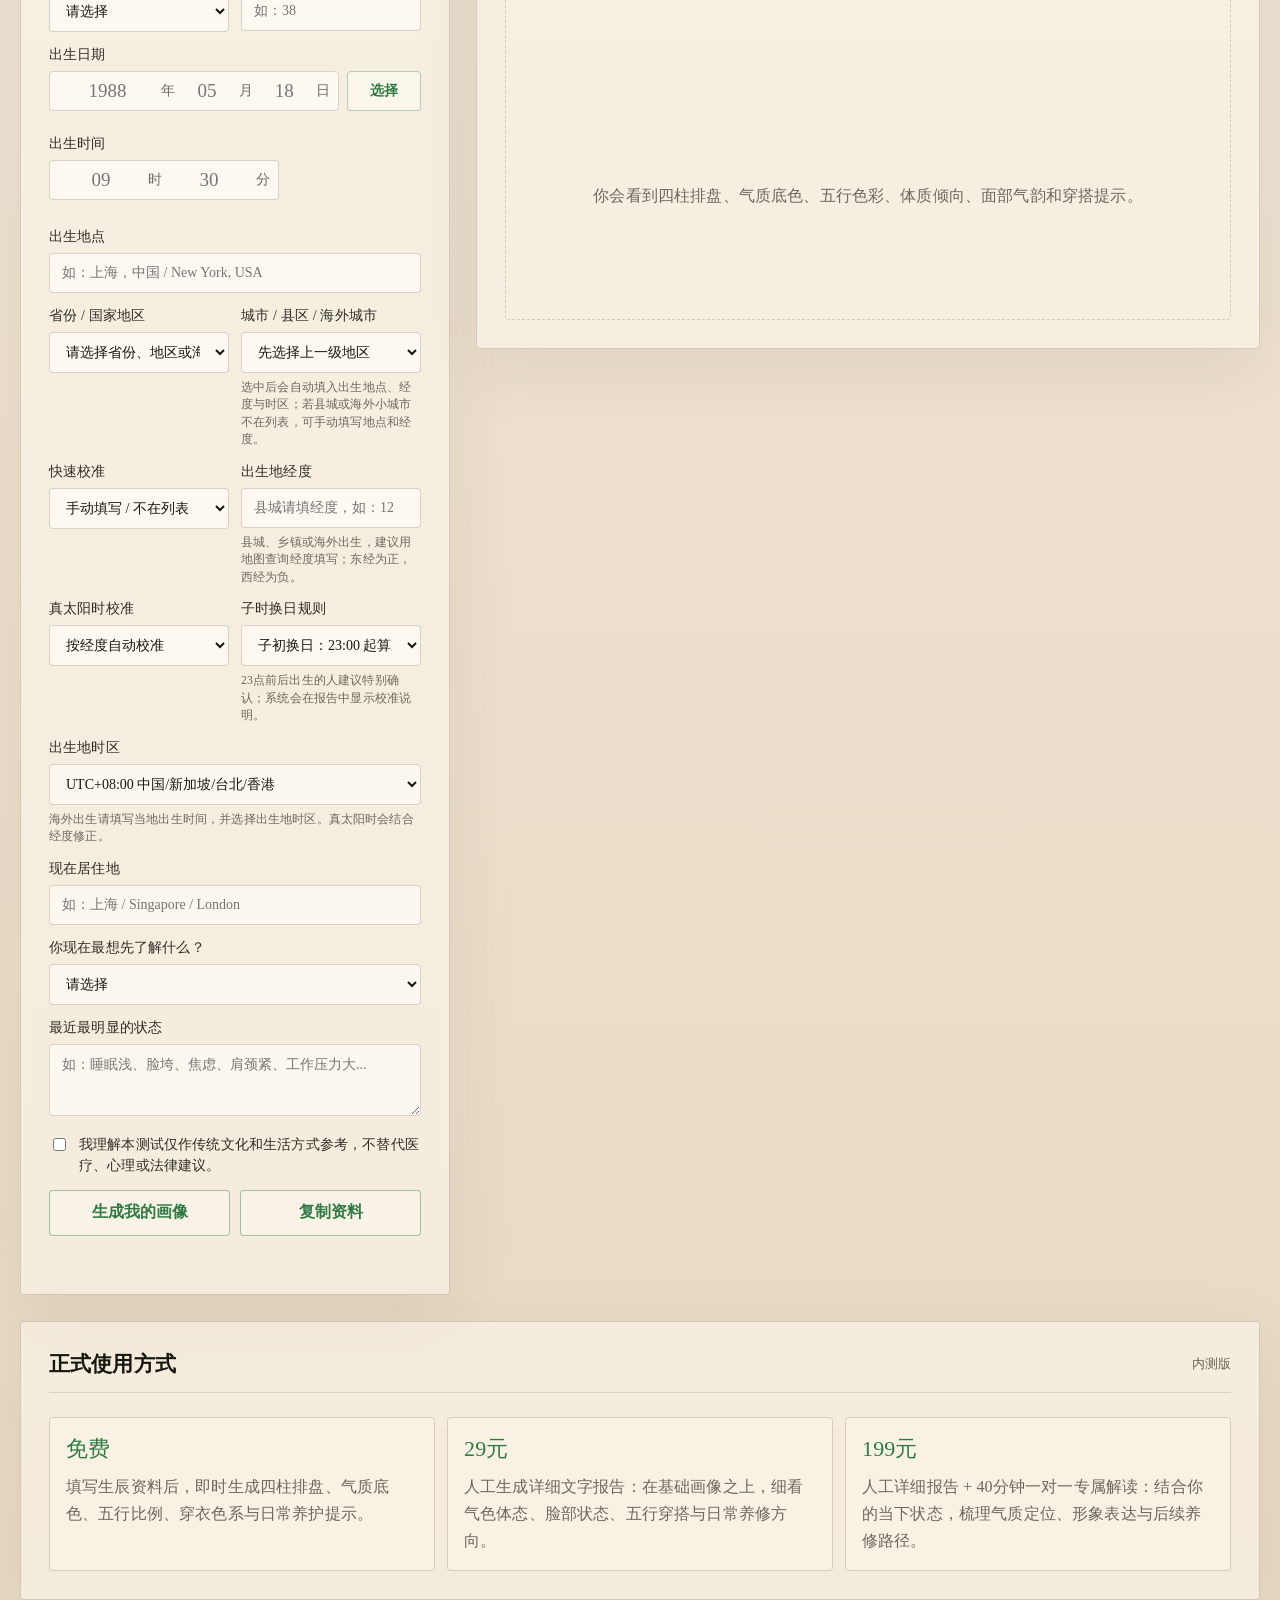
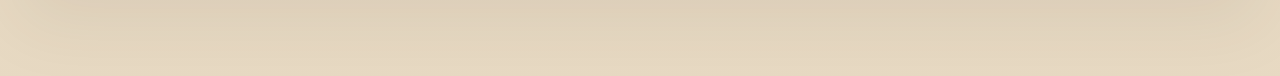
<file: cloudflare-dongfang-yanxishe/index.html>
<!doctype html>
<html lang="zh-CN">
<head>
  <meta charset="utf-8" />
  <meta name="viewport" content="width=device-width, initial-scale=1" />
  <meta name="theme-color" content="#f2e8d7" />
  <meta name="apple-mobile-web-app-capable" content="yes" />
  <meta name="apple-mobile-web-app-title" content="东方颜习社" />
  <meta name="apple-mobile-web-app-status-bar-style" content="default" />
  <title>东方颜习社｜八字画像</title>
  <link rel="manifest" href="./manifest.webmanifest" />
  <link rel="apple-touch-icon" href="./enso_circle_print_thin.png" />
  <link rel="stylesheet" href="./styles.css" />
</head>
<body>
  <main class="shell">
    <section class="hero">
      <button id="langToggle" class="lang-toggle" type="button">EN</button>
      <div class="brand-mark">
        <img src="./enso_circle_print_thin.png" alt="" />
      </div>
      <div class="hero-copy">
        <p class="brand-title">東方顏習社</p>
        <p class="brand-subline">五行氣質 ・ 舒展駐顏 ・ 形體養修</p>
        <p class="eyebrow">ORIENTAL VITAL AESTHETICS</p>
        <p class="portrait-line" data-i18n="heroTitle">八字画像</p>
        <p class="lead" data-i18n="heroLead">输入生辰，先看见自己。这里会从八字排盘、五行气质、体质倾向、面部气韵与日常养修方向，生成一份容易读懂的东方画像。这不是给你贴标签，而是陪你多了解自己一点。</p>
        <a class="hero-cta" href="#reportForm" data-i18n="heroCta">输入资料，生成免费画像</a>
      </div>
      <div class="price">
        <span data-i18n="priceLabel">基础排盘</span>
        <strong data-i18n="priceFree">免费</strong>
        <em data-i18n="priceSub">先看一份自己的气质轮廓</em>
      </div>
    </section>

    <section class="notice" data-i18n="notice">
      本页用于传统文化兴趣测试和生活方式参考，不提供医疗诊断、疾病预测、治疗承诺或容貌评价。如有身体不适，请优先咨询正规医疗机构。
    </section>

    <section class="panel daily-panel" aria-labelledby="dailyTitle">
      <div class="daily-head">
        <div>
          <span class="daily-seal" data-i18n="dailySeal">今日小课</span>
          <h2 id="dailyTitle" data-i18n="dailyTitle">每日一卦与今日气象</h2>
          <p data-i18n="dailyLead">每天用一分钟，看看今日宜忌、穿搭色与一个可执行的小行动。它不是预测命运，而是帮你把注意力收回来。</p>
        </div>
        <time id="dailyDate"></time>
      </div>

      <div class="daily-poem">
        <span data-i18n="poemLabel">今日文句</span>
        <p id="dailyPoem"></p>
      </div>

      <div class="daily-grid">
        <article class="daily-card hexagram-card">
          <span data-i18n="dailyHexLabel">今日卦象</span>
          <div class="hexagram-display">
            <i id="dailyHexSymbol">䷁</i>
            <strong id="dailyHexagram">--</strong>
          </div>
          <p id="dailyHexText"></p>
        </article>
        <article class="daily-card">
          <span data-i18n="dailyAlmanacLabel">黄历参考</span>
          <div class="almanac-list">
            <p><b data-i18n="dailyDayPillar">日柱</b><em id="dailyDayPillarText"></em></p>
            <p><b data-i18n="dailyYi">宜</b><em id="dailyYiText"></em></p>
            <p><b data-i18n="dailyJi">忌</b><em id="dailyJiText"></em></p>
            <p><b data-i18n="dailySolarTerm">节气</b><em id="dailySolarTermText"></em></p>
          </div>
        </article>
        <article class="daily-card">
          <span data-i18n="dailyColorLabel">今日穿搭色</span>
          <div id="dailyColors" class="daily-colors"></div>
          <p id="dailyColorText"></p>
        </article>
      </div>

      <div class="daily-retention-grid">
        <article class="ritual-card">
          <span data-i18n="ritualLabel">今日旺自己</span>
          <h3 id="dailyRitualTitle"></h3>
          <p id="dailyRitualText"></p>
          <small id="dailyRitualTip"></small>
        </article>
        <article class="study-card screenshot-card">
          <span data-i18n="studyCardLabel">五行气质学习卡</span>
          <div class="study-card-head">
            <i id="studyCardElement"></i>
            <div>
              <h3 id="studyCardTitle"></h3>
              <p id="studyCardText"></p>
            </div>
          </div>
          <ul id="studyCardList"></ul>
          <em data-i18n="studyCardHint">适合截图保存，作为今日气质提醒。</em>
        </article>
        <article class="daily-test-card">
          <span data-i18n="testLabel">今日小测试</span>
          <h3 data-i18n="testTitle">你今天更想要哪种状态？</h3>
          <div class="daily-test-options">
            <button type="button" data-test="steady" data-i18n="testSteady">稳一点</button>
            <button type="button" data-test="bright" data-i18n="testBright">亮一点</button>
            <button type="button" data-test="soft" data-i18n="testSoft">松一点</button>
          </div>
          <p id="dailyTestResult"></p>
        </article>
      </div>

      <article class="daily-article-card">
        <div>
          <span data-i18n="articleLabel">今日养修短文</span>
          <em data-i18n="articleMeta">每日自动更新，只留今日一篇。</em>
        </div>
        <h3 id="dailyArticleTitle"></h3>
        <p id="dailyArticleText"></p>
        <blockquote id="dailyArticleQuote"></blockquote>
        <p class="soft-consult-cta" id="dailyArticleCta"></p>
      </article>

      <div class="oracle-box">
        <label>
          <span data-i18n="oracleQuestionLabel">今天想问什么？</span>
          <select id="oracleTopic">
            <option value="wealth" data-i18n="oracleWealth">财运与变现</option>
            <option value="career" data-i18n="oracleCareer">事业与工作</option>
            <option value="love" data-i18n="oracleLove">感情与关系</option>
            <option value="beauty" data-i18n="oracleBeauty">气色与形象</option>
            <option value="calm" data-i18n="oracleCalm">心态与选择</option>
          </select>
        </label>
        <button id="oracleBtn" type="button" data-i18n="oracleBtn">抽取今日提示</button>
        <p id="oracleResult" class="oracle-result" aria-live="polite"></p>
      </div>

      <div class="almanac-query">
        <div class="query-copy">
          <span class="daily-seal" data-i18n="querySeal">日课日历</span>
          <h3 data-i18n="queryTitle">查询过去与未来的日子</h3>
          <p data-i18n="queryLead">输入或选择日期，查看当日的日柱、节气、十二值日与吉平慎分类。结果用于生活节律参考，不替代个人择日。</p>
        </div>
        <div class="query-form">
          <label>
            <span data-i18n="queryDateLabel">查询日期</span>
            <div class="input-with-action query-date-control">
              <div class="date-parts query-date-parts" aria-label="查询日期">
                <input id="queryYear" type="text" inputmode="numeric" maxlength="4" placeholder="2026" />
                <span>年</span>
                <input id="queryMonth" type="text" inputmode="numeric" maxlength="2" placeholder="06" />
                <span>月</span>
                <input id="queryDay" type="text" inputmode="numeric" maxlength="2" placeholder="21" />
                <span>日</span>
                <input id="queryDateInput" type="hidden" />
              </div>
              <button class="field-action" id="queryDatePickBtn" type="button" data-i18n="datePickBtn">选择</button>
              <input class="native-date-picker" id="queryDatePicker" type="date" aria-label="选择查询日期" />
            </div>
          </label>
          <button id="queryAlmanacBtn" type="button" data-i18n="queryBtn">查询日课</button>
        </div>
        <div class="query-result" id="queryResult" aria-live="polite"></div>
      </div>
    </section>

    <section class="panel qin-panel" aria-labelledby="qinTitle">
      <div class="qin-head">
        <div>
          <span class="daily-seal" data-i18n="qinSeal">琴音静养</span>
          <h2 id="qinTitle" data-i18n="qinTitle">古琴五音与身心安顿</h2>
          <p data-i18n="qinLead">五音入五脏，是传统文化里理解声音、情绪与身体节律的一种方式。这里不做医疗承诺，只提供几首适合静心、睡前放松与整理情绪的古琴曲目。</p>
        </div>
        <label class="qin-mode">
          <span data-i18n="qinModeLabel">我现在想要</span>
          <select id="qinMode">
            <option value="sleep" data-i18n="qinModeSleep">睡前放松</option>
            <option value="calm" data-i18n="qinModeCalm">静心安神</option>
            <option value="ease" data-i18n="qinModeEase">疏解郁结</option>
            <option value="focus" data-i18n="qinModeFocus">清明专注</option>
            <option value="beauty" data-i18n="qinModeBeauty">舒展气色</option>
          </select>
        </label>
      </div>

      <div class="qin-layout">
        <div>
          <p id="qinResult" class="qin-result"></p>
          <div id="qinTrackList" class="qin-track-list"></div>
        </div>
        <div class="qin-tone-map">
          <strong data-i18n="qinToneTitle">五音入五脏</strong>
          <ul>
            <li><b>角</b><span data-i18n="qinToneJue">属木，传统对应肝，宜疏达、舒展。</span></li>
            <li><b>徵</b><span data-i18n="qinToneZhi">属火，传统对应心，宜明朗、温煦。</span></li>
            <li><b>宫</b><span data-i18n="qinToneGong">属土，传统对应脾，宜安定、归中。</span></li>
            <li><b>商</b><span data-i18n="qinToneShang">属金，传统对应肺，宜清肃、收敛。</span></li>
            <li><b>羽</b><span data-i18n="qinToneYu">属水，传统对应肾，宜沉静、入眠。</span></li>
          </ul>
          <p data-i18n="qinNote">建议音量调低，睡前听 10-20 分钟即可；如果越听越精神，就换成更慢、更少起伏的曲目。</p>
        </div>
      </div>
    </section>

    <section class="section-kicker">
      <span>01</span>
      <p>以出生之时，观气质之形；以五行之色，照见当下状态。</p>
    </section>

    <section class="layout">
      <form id="reportForm" class="panel form-panel">
        <p class="hidden">
          <label>Do not fill this field <input name="bot-field" /></label>
        </p>
        <div class="panel-head">
          <h2 data-i18n="formTitle">测试资料</h2>
          <span data-i18n="formTime">约1分钟</span>
        </div>

        <label>
          <span data-i18n="nameLabel">姓名 / 昵称</span>
          <input name="name" autocomplete="name" data-placeholder-zh="如：Linda" data-placeholder-en="e.g. Linda" placeholder="如：Linda" required />
        </label>

        <div class="two-col">
          <label>
            <span data-i18n="genderLabel">性别</span>
            <select name="gender" required>
              <option value="" data-i18n="selectPlaceholder">请选择</option>
              <option value="female" data-i18n="genderFemale">女性</option>
              <option value="male" data-i18n="genderMale">男性</option>
              <option value="private" data-i18n="genderPrivate">不便透露</option>
            </select>
          </label>
          <label>
            <span data-i18n="ageLabel">当前年龄</span>
            <input name="age" type="number" inputmode="numeric" min="16" max="90" data-placeholder-zh="如：38" data-placeholder-en="e.g. 38" placeholder="如：38" />
          </label>
        </div>

        <div class="birth-time-grid">
          <label>
            <span data-i18n="birthDateLabel">出生日期</span>
            <div class="input-with-action birth-date-control">
              <div class="date-parts" aria-label="出生日期">
                <input name="birthYear" type="text" inputmode="numeric" maxlength="4" data-placeholder-zh="1988" data-placeholder-en="1988" placeholder="1988" required />
                <span>年</span>
                <input name="birthMonth" type="text" inputmode="numeric" maxlength="2" data-placeholder-zh="05" data-placeholder-en="05" placeholder="05" required />
                <span>月</span>
                <input name="birthDay" type="text" inputmode="numeric" maxlength="2" data-placeholder-zh="18" data-placeholder-en="18" placeholder="18" required />
                <span>日</span>
                <input name="birthDate" type="hidden" />
              </div>
              <button class="field-action" id="birthDatePickBtn" type="button" data-i18n="datePickBtn">选择</button>
              <input class="native-date-picker" id="birthDatePicker" type="date" aria-label="选择出生日期" />
            </div>
          </label>
          <label>
            <span data-i18n="birthTimeLabel">出生时间</span>
            <div class="time-parts" aria-label="出生时间">
              <input name="birthHour" type="text" inputmode="numeric" maxlength="2" data-placeholder-zh="09" data-placeholder-en="09" placeholder="09" required />
              <span>时</span>
              <input name="birthMinute" type="text" inputmode="numeric" maxlength="2" data-placeholder-zh="30" data-placeholder-en="30" placeholder="30" required />
              <span>分</span>
              <input name="birthTime" type="hidden" />
            </div>
          </label>
        </div>

        <label>
          <span data-i18n="birthPlaceLabel">出生地点</span>
          <input name="birthPlace" list="worldPlaces" data-placeholder-zh="如：上海，中国 / New York, USA" data-placeholder-en="e.g. Shanghai, China / New York, USA" placeholder="如：上海，中国 / New York, USA" required />
          <datalist id="worldPlaces">
            <option value="Shanghai, China"></option>
            <option value="Beijing, China"></option>
            <option value="Hong Kong, China"></option>
            <option value="Taipei, Taiwan"></option>
            <option value="Tokyo, Japan"></option>
            <option value="Seoul, South Korea"></option>
            <option value="Singapore"></option>
            <option value="Bangkok, Thailand"></option>
            <option value="London, United Kingdom"></option>
            <option value="Paris, France"></option>
            <option value="Berlin, Germany"></option>
            <option value="Sydney, Australia"></option>
            <option value="New York, USA"></option>
            <option value="Los Angeles, USA"></option>
            <option value="Toronto, Canada"></option>
            <option value="Vancouver, Canada"></option>
          </datalist>
        </label>

        <div class="two-col place-calibration">
          <label>
            <span data-i18n="birthProvinceLabel">省份 / 国家地区</span>
            <select name="birthProvince">
              <option value="" data-i18n="provincePlaceholder">请选择省份、地区或海外分区</option>
            </select>
          </label>
          <label>
            <span data-i18n="birthCityCountyLabel">城市 / 县区 / 海外城市</span>
            <select name="birthCityCounty">
              <option value="" data-i18n="cityCountyPlaceholder">先选择上一级地区</option>
            </select>
            <small data-i18n="cityCountyHint">选中后会自动填入出生地点、经度与时区；若县城或海外小城市不在列表，可手动填写地点和经度。</small>
          </label>
        </div>

        <div class="two-col place-calibration">
          <label>
            <span data-i18n="birthPlacePresetLabel">快速校准</span>
            <select name="birthPlacePreset">
              <option value="" data-i18n="placePresetManual">手动填写 / 不在列表</option>
              <option value="beijing">北京｜东城区 116.42E</option>
              <option value="shanghai">上海｜黄浦区 121.49E</option>
              <option value="guangzhou">广东｜广州 113.26E</option>
              <option value="shenzhen">广东｜深圳 114.06E</option>
              <option value="hangzhou">浙江｜杭州 120.16E</option>
              <option value="nanjing">江苏｜南京 118.78E</option>
              <option value="suzhou">江苏｜苏州 120.62E</option>
              <option value="chengdu">四川｜成都 104.07E</option>
              <option value="chongqing">重庆｜渝中区 106.55E</option>
              <option value="xian">陕西｜西安 108.94E</option>
              <option value="wuhan">湖北｜武汉 114.31E</option>
              <option value="changsha">湖南｜长沙 112.94E</option>
              <option value="zhengzhou">河南｜郑州 113.63E</option>
              <option value="jinan">山东｜济南 117.12E</option>
              <option value="qingdao">山东｜青岛 120.38E</option>
              <option value="shenyang">辽宁｜沈阳 123.43E</option>
              <option value="harbin">黑龙江｜哈尔滨 126.64E</option>
              <option value="kunming">云南｜昆明 102.83E</option>
              <option value="urumqi">新疆｜乌鲁木齐 87.62E</option>
              <option value="lhasa">西藏｜拉萨 91.13E</option>
              <option value="hongkong">香港 114.17E</option>
              <option value="taipei">台湾｜台北 121.56E</option>
              <option value="singapore">Singapore 103.82E</option>
              <option value="tokyo">Tokyo 139.69E</option>
              <option value="newyork">New York 74.01W</option>
              <option value="london">London 0.13W</option>
            </select>
          </label>
          <label>
            <span data-i18n="longitudeLabel">出生地经度</span>
            <input name="birthLongitude" type="number" inputmode="decimal" step="0.01" min="-180" max="180" data-placeholder-zh="县城请填经度，如：120.62" data-placeholder-en="e.g. 120.62, west is negative" placeholder="县城请填经度，如：120.62" />
            <small data-i18n="longitudeHint">县城、乡镇或海外出生，建议用地图查询经度填写；东经为正，西经为负。</small>
          </label>
        </div>

        <div class="two-col place-calibration">
          <label>
            <span data-i18n="trueSolarLabel">真太阳时校准</span>
            <select name="trueSolarMode">
              <option value="auto" data-i18n="trueSolarAuto">按经度自动校准</option>
              <option value="off" data-i18n="trueSolarOff">暂不校准，按钟表时间</option>
            </select>
          </label>
          <label>
            <span data-i18n="ziRuleLabel">子时换日规则</span>
            <select name="ziRule">
              <option value="ziStartNextDay" data-i18n="ziStartRule">子初换日：23:00 起算次日</option>
              <option value="midnight" data-i18n="midnightRule">子正换日：00:00 起算次日</option>
            </select>
            <small data-i18n="ziRuleHint">23点前后出生的人建议特别确认；系统会在报告中显示校准说明。</small>
          </label>
        </div>

        <label>
          <span data-i18n="timezoneLabel">出生地时区</span>
          <select name="birthTimezone" required>
            <option value="+08:00" data-i18n="tzChina">UTC+08:00 中国/新加坡/台北/香港</option>
            <option value="+12:00">UTC+12:00 New Zealand</option>
            <option value="+10:00">UTC+10:00 Sydney / Melbourne</option>
            <option value="+09:30">UTC+09:30 Adelaide</option>
            <option value="+09:00" data-i18n="tzJapan">UTC+09:00 日本/韩国</option>
            <option value="+07:00">UTC+07:00 Bangkok / Vietnam / Jakarta</option>
            <option value="+06:30">UTC+06:30 Yangon</option>
            <option value="+06:00">UTC+06:00 Dhaka</option>
            <option value="+05:45">UTC+05:45 Kathmandu</option>
            <option value="+05:30">UTC+05:30 India / Sri Lanka</option>
            <option value="+05:00">UTC+05:00 Pakistan</option>
            <option value="+04:00">UTC+04:00 UAE</option>
            <option value="+03:00">UTC+03:00 Turkey / Qatar / Saudi Arabia</option>
            <option value="+02:00">UTC+02:00 Finland / Greece / South Africa</option>
            <option value="+01:00">UTC+01:00 Paris / Berlin / Rome</option>
            <option value="+00:00">UTC+00:00 London / Lisbon</option>
            <option value="-03:00">UTC-03:00 Brazil / Argentina</option>
            <option value="-04:00">UTC-04:00 Chile</option>
            <option value="-05:00">UTC-05:00 New York / Toronto / Lima</option>
            <option value="-06:00">UTC-06:00 Chicago / Mexico City</option>
            <option value="-07:00">UTC-07:00 Calgary</option>
            <option value="-08:00">UTC-08:00 Los Angeles / Vancouver</option>
            <option value="unknown" data-i18n="tzUnknown">不确定，先按当地出生时间</option>
          </select>
          <small data-i18n="timezoneHint">海外出生请填写当地出生时间，并选择出生地时区。若后续做完整梳理，会再复核节气、时区与出生地误差。</small>
        </label>

        <label>
          <span data-i18n="currentPlaceLabel">现在居住地</span>
          <input name="currentPlace" data-placeholder-zh="如：上海 / Singapore / London" data-placeholder-en="e.g. Shanghai / Singapore / London" placeholder="如：上海 / Singapore / London" />
        </label>

        <label>
          <span data-i18n="mainNeedLabel">你最想先了解什么？</span>
          <select name="mainNeed" required>
            <option value="" data-i18n="selectPlaceholder">请选择</option>
            <option value="complexion" data-i18n="needComplexion">气色、衰老感、面部紧绷</option>
            <option value="style" data-i18n="needStyle">穿搭风格和五行气质</option>
            <option value="sleep" data-i18n="needSleep">睡眠、疲惫和情绪消耗</option>
            <option value="posture" data-i18n="needPosture">体态、肩颈、下颌紧张</option>
            <option value="life" data-i18n="needLife">事业关系与近期状态</option>
          </select>
        </label>

        <label>
          <span data-i18n="stateLabel">最近最明显的状态</span>
          <textarea name="currentState" rows="3" data-placeholder-zh="如：睡眠浅、脸垮、焦虑、肩颈紧、工作压力大..." data-placeholder-en="e.g. light sleep, tired face, anxiety, tight neck, work pressure..." placeholder="如：睡眠浅、脸垮、焦虑、肩颈紧、工作压力大..." required></textarea>
        </label>

        <label class="check">
          <input name="agree" type="checkbox" required />
          <span data-i18n="agreeText">我理解本测试仅作传统文化和生活方式参考，不替代医疗、心理或法律建议。</span>
        </label>

        <div class="form-actions">
          <button type="button" id="previewBtn" data-i18n="previewBtn">先生成免费画像</button>
          <button type="button" id="filloutBtn" data-i18n="submitBtn">复制资料</button>
        </div>
        <p class="submit-status" id="submitStatus" aria-live="polite"></p>
      </form>

      <section class="panel report" id="report">
        <div class="empty">
          <strong data-i18n="emptyTitle">填写资料后生成预览</strong>
          <span data-i18n="emptyText">免费区会显示四柱、大运流年、日主气质、五行色彩、体质倾向、脸部状态和穿搭提示。</span>
        </div>
      </section>
    </section>

    <section class="panel launch-panel">
      <div class="panel-head">
        <h2 data-i18n="usageTitle">正式使用方式</h2>
        <span data-i18n="betaTag">内测版</span>
      </div>
      <div class="launch-grid">
        <div>
          <strong data-i18n="freeTier">免费</strong>
          <p data-i18n="freeDesc">填写出生资料后，即时生成四柱排盘、气质底色、五行比例、穿衣色系与日常养护提示。</p>
        </div>
        <div>
          <strong>29元</strong>
          <p data-i18n="tier29">人工生成详细文字报告：在基础画像之上，细看气色体态、脸部状态、五行穿搭与日常养修方向。</p>
        </div>
        <div>
          <strong>199元</strong>
          <p data-i18n="tier199">人工详细报告 + 40分钟一对一专属解读：结合你的当下状态，梳理气质定位、形象表达与后续养修路径。</p>
        </div>
      </div>
    </section>
  </main>

  <script src="./script.js"></script>
  <script>
    if ("serviceWorker" in navigator) {
      window.addEventListener("load", () => {
        navigator.serviceWorker.register("./sw.js").catch(() => {});
      });
    }
  </script>
</body>
</html>
</file>
<file: styles.css>
:root {
  color-scheme: light;
  --serif-cn: "Hiragino Mincho ProN", "Songti SC", "STSong", "SimSun", "Noto Serif CJK SC", serif;
  --sans-cn: "Noto Serif CJK SC", "Songti SC", "STSong", "PingFang SC", "Microsoft YaHei", serif;
  --ink: #171712;
  --muted: #6d675d;
  --paper: #f2e8d7;
  --paper-deep: #deccb1;
  --panel: rgba(255, 251, 242, 0.58);
  --line: rgba(92, 73, 50, 0.22);
  --red: #2f7b43;
  --green: #2f7b43;
  --shadow: 0 22px 70px rgba(67, 52, 32, 0.08);
  --wood: #2f7b43;
  --fire: #b44332;
  --earth: #a06f2c;
  --metal: #85817a;
  --water: #315f8d;
}

* {
  box-sizing: border-box;
}

body {
  margin: 0;
  position: relative;
  color: var(--ink);
  background:
    linear-gradient(180deg, rgba(250, 246, 238, 0.96), rgba(231, 217, 194, 0.98)),
    var(--paper);
  font-family: var(--sans-cn);
  letter-spacing: 0.01em;
}

body::before {
  content: "";
  position: fixed;
  inset: 0;
  z-index: 0;
  pointer-events: none;
  opacity: 0.15;
  background-image:
    linear-gradient(90deg, rgba(60, 45, 25, 0.05) 1px, transparent 1px),
    linear-gradient(rgba(60, 45, 25, 0.035) 1px, transparent 1px),
    radial-gradient(circle, rgba(55, 42, 26, 0.14) 1px, transparent 1px);
  background-size: 137px 137px, 119px 119px, 43px 43px;
  mix-blend-mode: multiply;
}

body::after {
  content: "";
  position: fixed;
  right: max(-74px, -4vw);
  top: 32px;
  z-index: 0;
  width: min(520px, 43vw);
  height: min(860px, 91vh);
  pointer-events: none;
  opacity: 0.18;
  background:
    linear-gradient(90deg, rgba(242, 232, 215, 0.38), rgba(242, 232, 215, 0.1) 38%, rgba(242, 232, 215, 0.46)),
    linear-gradient(180deg, rgba(242, 232, 215, 0.12), rgba(242, 232, 215, 0.5) 86%),
    center top / contain no-repeat url("./oriental_woman_bg.jpg");
  filter: grayscale(1) sepia(0.18) contrast(0.86) brightness(1.18);
  mix-blend-mode: multiply;
}

button,
input,
select,
textarea {
  font: inherit;
}

.shell {
  position: relative;
  z-index: 1;
  width: min(1240px, calc(100% - 34px));
  margin: 0 auto;
  padding: 36px 0 76px;
}

.hero {
  position: relative;
  min-height: 520px;
  display: grid;
  grid-template-columns: minmax(260px, 330px) 1fr;
  gap: 42px;
  align-items: center;
  padding: 78px 0 92px;
}

.hero::after {
  content: "";
  position: absolute;
  left: 17%;
  right: 20%;
  bottom: 62px;
  height: 1px;
  background: linear-gradient(90deg, transparent, rgba(65, 49, 31, 0.26), transparent);
}

.lang-toggle {
  position: absolute;
  top: 18px;
  right: 0;
  z-index: 2;
  width: auto;
  min-height: 34px;
  padding: 0 14px;
  border: 1px solid var(--line);
  color: var(--ink);
  background: rgba(255, 250, 239, 0.65);
  border-radius: 999px;
  font-weight: 700;
}

.brand-mark {
  position: relative;
  width: min(330px, 27vw);
  aspect-ratio: 1;
  display: grid;
  place-items: center;
}

.brand-mark::after {
  content: "";
  position: absolute;
  left: 5.2%;
  top: 45.6%;
  width: 38px;
  height: 38px;
  border-radius: 48% 54% 45% 58%;
  opacity: 0.58;
  background:
    radial-gradient(circle at 42% 38%, rgba(79, 143, 76, 0.7), rgba(47, 123, 67, 0.46) 46%, rgba(28, 91, 43, 0.28) 68%, transparent 72%),
    radial-gradient(circle at 68% 62%, rgba(38, 102, 48, 0.24), transparent 60%),
    radial-gradient(circle at 28% 72%, rgba(101, 143, 75, 0.26), transparent 58%);
  box-shadow:
    0 0 0 1px rgba(47, 123, 67, 0.08),
    0 0 22px rgba(47, 123, 67, 0.11);
  filter: saturate(0.68) blur(0.2px);
  transform: rotate(-8deg);
}

.brand-mark img {
  width: 100%;
  height: 100%;
  object-fit: contain;
  opacity: 0.72;
  filter: contrast(0.82);
}

.brand-title {
  margin: 0 0 18px;
  font-family: var(--serif-cn);
  font-size: clamp(48px, 5.1vw, 76px);
  line-height: 1;
  letter-spacing: 0.13em;
  font-weight: 500;
  white-space: nowrap;
}

.brand-subline {
  margin: 0 0 16px;
  color: rgba(23, 23, 18, 0.56);
  font-family: var(--serif-cn);
  font-size: clamp(17px, 1.8vw, 26px);
  letter-spacing: 0.22em;
}

.eyebrow {
  margin: 0 0 20px;
  color: rgba(23, 23, 18, 0.58);
  font-family: Georgia, "Times New Roman", serif;
  font-size: clamp(14px, 1.4vw, 21px);
  letter-spacing: 0.16em;
}

h1,
h2,
h3,
p {
  margin-top: 0;
}

h1 {
  margin-bottom: 18px;
  font-size: clamp(56px, 8vw, 116px);
  line-height: 1.02;
  font-family: var(--serif-cn);
  font-weight: 500;
  letter-spacing: 0.05em;
}

.portrait-line {
  margin: 0 0 16px;
  color: var(--red);
  font-family: var(--serif-cn);
  font-size: clamp(17px, 1.8vw, 24px);
  letter-spacing: 0.22em;
}

h2 {
  margin-bottom: 0;
  font-size: 21px;
}

h3 {
  margin-bottom: 10px;
  font-size: 17px;
}

.lead {
  max-width: 720px;
  margin-bottom: 24px;
  color: var(--muted);
  font-size: 17px;
  line-height: 2.05;
}

.hero-action {
  display: flex;
  align-items: stretch;
  gap: 14px;
  flex-wrap: wrap;
}

.hero-cta {
  display: inline-flex;
  align-items: center;
  justify-content: center;
  min-height: 54px;
  padding: 0 28px;
  border: 1px solid rgba(32, 98, 50, 0.88);
  border-radius: 4px;
  color: #fffdf6;
  text-decoration: none;
  font-weight: 700;
  background: linear-gradient(180deg, #338149, #286f3d);
  box-shadow: 0 12px 28px rgba(47, 123, 67, 0.18);
  transition: transform 0.2s ease, border-color 0.2s ease, background 0.2s ease, box-shadow 0.2s ease;
}

.hero-cta:hover {
  transform: translateY(-1px);
  border-color: rgba(32, 98, 50, 0.95);
  background: linear-gradient(180deg, #3b8f52, #28733e);
  box-shadow: 0 16px 34px rgba(47, 123, 67, 0.22);
}

.hero-cta::after {
  content: none;
}

.price {
  min-height: 54px;
  display: grid;
  align-content: center;
  padding: 8px 16px;
  border-left: 1px solid rgba(47, 123, 67, 0.28);
  background: transparent;
}

.price span,
.price em {
  display: block;
  color: var(--muted);
  font-size: 12px;
  font-style: normal;
}

.price strong {
  display: inline;
  margin: 0 8px 0 0;
  color: var(--green);
  font-size: 22px;
  font-family: var(--serif-cn);
  font-weight: 500;
}

.notice {
  margin: -26px 0 34px;
  padding: 13px 15px;
  color: #5f4523;
  border: 1px solid #d9c8aa;
  background: rgba(255, 248, 231, 0.44);
  border-radius: 4px;
  line-height: 1.68;
}

.daily-panel {
  position: relative;
  overflow: hidden;
  margin: 0 0 28px;
  padding: 34px;
  background:
    radial-gradient(circle at 10% 16%, rgba(47, 123, 67, 0.08), transparent 22%),
    linear-gradient(135deg, rgba(255, 251, 242, 0.74), rgba(247, 239, 224, 0.48));
}

.daily-panel::before {
  content: "";
  position: absolute;
  right: 28px;
  top: 28px;
  width: 128px;
  height: 128px;
  border: 1px solid rgba(47, 123, 67, 0.16);
  border-radius: 50%;
  opacity: 0.62;
}

.daily-head {
  position: relative;
  z-index: 1;
  display: grid;
  grid-template-columns: 1fr auto;
  gap: 20px;
  align-items: start;
  margin-bottom: 22px;
}

.daily-head h2 {
  margin: 10px 0 8px;
  font-family: var(--serif-cn);
  font-size: clamp(24px, 3vw, 38px);
  font-weight: 500;
  letter-spacing: 0.06em;
}

.daily-head p {
  max-width: 720px;
  margin: 0;
  color: var(--muted);
  line-height: 1.8;
}

.daily-head time {
  color: rgba(23, 23, 18, 0.56);
  font-family: Georgia, "Times New Roman", serif;
  font-size: 15px;
  white-space: nowrap;
}

.daily-poem {
  position: relative;
  z-index: 1;
  display: grid;
  grid-template-columns: auto minmax(0, 1fr);
  gap: 14px;
  align-items: center;
  margin: -2px 0 18px;
  padding: 12px 14px;
  border-top: 1px solid rgba(92, 73, 50, 0.12);
  border-bottom: 1px solid rgba(92, 73, 50, 0.12);
  background: linear-gradient(90deg, rgba(255, 253, 247, 0.38), rgba(255, 253, 247, 0.08));
}

.daily-poem span {
  color: var(--green);
  font-size: 13px;
  font-weight: 700;
  letter-spacing: 0.08em;
  white-space: nowrap;
}

.daily-poem p {
  margin: 0;
  color: #5d554a;
  font-family: var(--serif-cn);
  font-size: clamp(15px, 1.55vw, 18px);
  line-height: 1.75;
}

.daily-seal {
  display: inline-flex;
  align-items: center;
  min-height: 28px;
  padding: 0 11px;
  color: var(--green);
  border: 1px solid rgba(47, 123, 67, 0.32);
  border-radius: 999px;
  background: rgba(255, 253, 247, 0.38);
  font-size: 13px;
  font-weight: 700;
}

.daily-grid {
  position: relative;
  z-index: 1;
  display: grid;
  grid-template-columns: minmax(0, 1fr) minmax(0, 1.1fr) minmax(0, 1fr);
  gap: 14px;
}

.daily-card {
  position: relative;
  min-width: 0;
  min-height: 184px;
  padding: 20px 20px 18px;
  overflow: hidden;
  border: 1px solid rgba(92, 73, 50, 0.16);
  border-radius: 2px;
  background:
    linear-gradient(180deg, rgba(255, 253, 247, 0.58), rgba(249, 241, 226, 0.38));
}

.daily-card::after {
  content: "";
  position: absolute;
  left: 0;
  right: 0;
  bottom: 0;
  height: 3px;
  background: linear-gradient(90deg, rgba(47, 123, 67, 0.35), transparent 70%);
}

.daily-card > span {
  display: inline-flex;
  align-items: center;
  min-height: 24px;
  margin-bottom: 14px;
  padding: 0 8px;
  color: var(--muted);
  border-left: 2px solid rgba(47, 123, 67, 0.42);
  background: rgba(255, 253, 247, 0.34);
  font-size: 12px;
  letter-spacing: 0.06em;
}

.daily-card strong {
  display: block;
  margin-bottom: 10px;
  color: var(--green);
  font-family: var(--serif-cn);
  font-size: clamp(23px, 2.15vw, 31px);
  line-height: 1.16;
  font-weight: 500;
  letter-spacing: 0.04em;
  overflow-wrap: break-word;
}

.hexagram-display {
  display: grid;
  grid-template-columns: 58px minmax(0, 1fr);
  gap: 14px;
  align-items: center;
  margin-bottom: 12px;
}

.hexagram-display i {
  display: grid;
  place-items: center;
  width: 56px;
  height: 64px;
  color: rgba(47, 123, 67, 0.86);
  border: 1px solid rgba(47, 123, 67, 0.22);
  background:
    radial-gradient(circle at 50% 42%, rgba(47, 123, 67, 0.08), transparent 62%),
    rgba(255, 253, 247, 0.4);
  font-family: "Times New Roman", "Noto Serif Symbols", serif;
  font-size: 42px;
  font-style: normal;
  line-height: 1;
}

.hexagram-display strong {
  margin-bottom: 0;
}

.daily-card p {
  margin-bottom: 0;
  color: #50493f;
  font-size: 15px;
  line-height: 1.86;
}

.hexagram-card {
  background:
    linear-gradient(135deg, rgba(255, 253, 247, 0.58), rgba(242, 232, 215, 0.34)),
    repeating-linear-gradient(180deg, transparent 0 29px, rgba(47, 123, 67, 0.055) 30px 31px, transparent 32px 59px);
}

.almanac-list {
  display: grid;
  gap: 11px;
}

.almanac-list p {
  display: grid;
  grid-template-columns: 48px minmax(0, 1fr);
  gap: 12px;
  align-items: baseline;
}

.almanac-list b {
  display: inline-flex;
  align-items: center;
  justify-content: center;
  width: 44px;
  min-height: 28px;
  padding: 0 8px;
  color: var(--green);
  border: 1px solid rgba(47, 123, 67, 0.28);
  border-radius: 999px;
  background: rgba(47, 123, 67, 0.055);
  font-size: 14px;
  font-weight: 700;
  font-family: var(--serif-cn);
  white-space: nowrap;
}

.almanac-list em {
  color: #50493f;
  font-style: normal;
  font-size: 15px;
  line-height: 1.82;
  font-family: var(--serif-cn);
  word-break: normal;
  overflow-wrap: anywhere;
}

.daily-colors {
  display: flex;
  flex-wrap: wrap;
  gap: 8px;
  margin-bottom: 12px;
}

.daily-color-pill {
  display: inline-flex;
  gap: 7px;
  align-items: center;
  min-height: 30px;
  padding: 0 10px;
  border: 1px solid rgba(92, 73, 50, 0.16);
  border-radius: 999px;
  background: rgba(255, 253, 247, 0.58);
  font-size: 13px;
  font-weight: 700;
  white-space: nowrap;
}

.daily-color-pill i {
  width: 12px;
  height: 12px;
  border-radius: 50%;
  background: currentColor;
  box-shadow: 0 0 0 3px rgba(255, 255, 255, 0.55);
}

.daily-retention-grid {
  position: relative;
  z-index: 1;
  display: grid;
  grid-template-columns: 0.95fr 1.15fr 0.9fr;
  gap: 14px;
  margin-top: 14px;
}

.ritual-card,
.study-card,
.daily-test-card,
.daily-article-card {
  position: relative;
  min-width: 0;
  padding: 18px;
  border: 1px solid rgba(92, 73, 50, 0.16);
  border-radius: 2px;
  background:
    linear-gradient(180deg, rgba(255, 253, 247, 0.6), rgba(249, 241, 226, 0.35));
}

.ritual-card > span,
.study-card > span,
.daily-test-card > span,
.daily-article-card span {
  display: inline-flex;
  margin-bottom: 12px;
  color: var(--green);
  font-size: 12px;
  font-weight: 700;
  letter-spacing: 0.08em;
}

.ritual-card h3,
.daily-test-card h3,
.daily-article-card h3 {
  margin: 0 0 10px;
  font-family: var(--serif-cn);
  font-size: 21px;
  font-weight: 500;
  letter-spacing: 0.04em;
}

.ritual-card p,
.daily-test-card p,
.daily-article-card p,
.study-card p {
  margin: 0;
  color: #50493f;
  font-size: 15px;
  line-height: 1.82;
}

.ritual-card small {
  display: block;
  margin-top: 12px;
  padding-top: 10px;
  color: var(--muted);
  border-top: 1px solid rgba(92, 73, 50, 0.12);
  line-height: 1.7;
}

.screenshot-card {
  overflow: hidden;
  background:
    radial-gradient(circle at 92% 18%, rgba(47, 123, 67, 0.08), transparent 28%),
    repeating-linear-gradient(180deg, transparent 0 31px, rgba(47, 123, 67, 0.038) 32px 33px, transparent 34px 63px),
    rgba(255, 253, 247, 0.42);
}

.study-card-head {
  display: grid;
  grid-template-columns: 58px minmax(0, 1fr);
  gap: 14px;
  align-items: center;
  margin-bottom: 12px;
}

.study-card-head i {
  display: grid;
  place-items: center;
  width: 56px;
  height: 56px;
  border-radius: 50%;
  border: 1px solid currentColor;
  background: rgba(255, 253, 247, 0.54);
  font-family: var(--serif-cn);
  font-size: 28px;
  font-style: normal;
}

.study-card h3 {
  margin: 0 0 6px;
  font-family: var(--serif-cn);
  font-size: 21px;
  font-weight: 500;
  line-height: 1.35;
}

.study-card ul {
  display: grid;
  gap: 8px;
  margin: 12px 0 0;
  padding: 0;
  list-style: none;
}

.study-card li {
  color: #5a5146;
  font-size: 13.5px;
  line-height: 1.62;
}

.study-card li::before {
  content: "·";
  margin-right: 7px;
  color: var(--green);
  font-weight: 700;
}

.study-card em {
  display: block;
  margin-top: 12px;
  color: rgba(23, 23, 18, 0.48);
  font-size: 12px;
  font-style: normal;
}

.daily-test-options {
  display: flex;
  flex-wrap: wrap;
  gap: 8px;
  margin: 12px 0;
}

.test-quiet-note {
  margin: 8px 0 2px;
  color: rgba(80, 73, 63, 0.72);
  font-size: 13px;
  line-height: 1.75;
}

.daily-test-options button {
  min-height: 34px;
  padding: 0 12px;
  color: var(--green);
  border: 1px solid rgba(47, 123, 67, 0.3);
  background: rgba(255, 253, 247, 0.46);
  border-radius: 999px;
  font-size: 13px;
  font-weight: 700;
}

.daily-test-options button:hover {
  background: rgba(47, 123, 67, 0.08);
}

.daily-test-card p {
  min-height: 50px;
  padding-top: 8px;
  border-top: 1px solid rgba(92, 73, 50, 0.12);
  white-space: pre-line;
}

.daily-article-card {
  position: relative;
  z-index: 1;
  margin-top: 14px;
  padding: 22px 22px 20px;
  background:
    linear-gradient(90deg, rgba(255, 253, 247, 0.62), rgba(255, 253, 247, 0.3)),
    rgba(249, 241, 226, 0.34);
}

.daily-article-card > div {
  display: flex;
  gap: 12px;
  align-items: center;
  justify-content: space-between;
  margin-bottom: 8px;
}

.daily-article-card em {
  color: rgba(23, 23, 18, 0.48);
  font-size: 12px;
  font-style: normal;
}

.daily-article-card blockquote {
  margin: 14px 0 0;
  padding: 10px 0 0 16px;
  color: #5d554a;
  border-left: 2px solid rgba(47, 123, 67, 0.32);
  font-family: var(--serif-cn);
  line-height: 1.78;
}

.soft-consult-cta {
  margin-top: 14px !important;
  padding-top: 12px;
  color: var(--green) !important;
  border-top: 1px solid rgba(92, 73, 50, 0.12);
  font-weight: 700;
}

.oracle-box {
  position: relative;
  z-index: 1;
  display: grid;
  grid-template-columns: minmax(220px, 320px) 180px 1fr;
  gap: 12px;
  align-items: end;
  margin-top: 16px;
  padding-top: 16px;
  border-top: 1px solid rgba(92, 73, 50, 0.14);
}

.oracle-box label {
  margin-bottom: 0;
}

.oracle-box button {
  color: #fff;
  background: var(--green);
}

.oracle-result {
  min-height: 48px;
  margin: 0;
  padding: 12px 14px;
  color: #4f4639;
  border: 1px solid rgba(47, 123, 67, 0.18);
  border-radius: 4px;
  background: rgba(255, 253, 247, 0.42);
  line-height: 1.7;
  white-space: pre-line;
}

.almanac-query {
  position: relative;
  z-index: 1;
  display: grid;
  grid-template-columns: minmax(230px, 0.92fr) minmax(260px, 0.9fr) minmax(300px, 1.2fr);
  gap: 18px;
  align-items: start;
  margin-top: 18px;
  padding-top: 18px;
  border-top: 1px solid rgba(92, 73, 50, 0.14);
}

.query-copy h3 {
  margin: 12px 0 8px;
  color: var(--ink);
  font-family: var(--serif-cn);
  font-size: 22px;
  font-weight: 500;
  letter-spacing: 0.05em;
}

.query-copy p {
  margin: 0;
  color: var(--muted);
  font-size: 15px;
  line-height: 1.82;
}

.query-form {
  display: grid;
  gap: 10px;
}

.query-form label {
  margin-bottom: 0;
}

.query-form > button {
  color: #fff;
  background: var(--green);
}

.query-result {
  min-height: 196px;
  padding: 16px;
  border: 1px solid rgba(92, 73, 50, 0.16);
  border-radius: 2px;
  background:
    linear-gradient(180deg, rgba(255, 253, 247, 0.58), rgba(249, 241, 226, 0.36));
}

.query-hint {
  margin: 0;
  color: var(--muted);
  line-height: 1.8;
}

.query-result-head {
  display: flex;
  align-items: flex-start;
  justify-content: space-between;
  gap: 12px;
  margin-bottom: 14px;
  padding-bottom: 12px;
  border-bottom: 1px solid rgba(92, 73, 50, 0.14);
}

.query-result-head span {
  display: block;
  margin-bottom: 4px;
  color: var(--muted);
  font-size: 13px;
}

.query-result-head strong {
  color: var(--green);
  font-family: var(--serif-cn);
  font-size: 28px;
  font-weight: 500;
}

.grade-pill {
  display: inline-flex;
  align-items: center;
  min-height: 30px;
  padding: 0 12px;
  border: 1px solid currentColor;
  border-radius: 999px;
  font-style: normal;
  font-weight: 700;
  white-space: nowrap;
}

.grade-good {
  color: var(--green);
  background: rgba(47, 123, 67, 0.08);
}

.grade-neutral {
  color: #a06f2c;
  background: rgba(160, 111, 44, 0.08);
}

.grade-bad {
  color: #8f3c32;
  background: rgba(143, 60, 50, 0.08);
}

.query-result-grid {
  display: grid;
  gap: 8px;
}

.query-result-grid p {
  display: grid;
  grid-template-columns: 54px minmax(0, 1fr);
  gap: 10px;
  margin: 0;
  color: #50493f;
  line-height: 1.72;
}

.query-result-grid b {
  color: var(--green);
  font-family: var(--serif-cn);
}

.query-note {
  margin: 12px 0 0;
  padding-top: 12px;
  color: var(--muted);
  border-top: 1px solid rgba(92, 73, 50, 0.12);
  line-height: 1.76;
}

.qin-panel {
  position: relative;
  overflow: hidden;
  margin: 0 0 28px;
  padding: 34px;
  background:
    radial-gradient(circle at 91% 14%, rgba(47, 123, 67, 0.09), transparent 18%),
    linear-gradient(135deg, rgba(255, 251, 242, 0.72), rgba(244, 235, 218, 0.48));
}

.qin-panel::before {
  content: "";
  position: absolute;
  right: 34px;
  bottom: 28px;
  width: 210px;
  height: 88px;
  opacity: 0.12;
  border-top: 1px solid #171712;
  border-bottom: 1px solid #171712;
  transform: rotate(-3deg);
}

.qin-head {
  position: relative;
  z-index: 1;
  display: grid;
  grid-template-columns: minmax(0, 1fr) minmax(220px, 300px);
  gap: 22px;
  align-items: end;
  margin-bottom: 22px;
}

.qin-head h2 {
  margin: 10px 0 8px;
  font-family: var(--serif-cn);
  font-size: clamp(24px, 3vw, 38px);
  font-weight: 500;
  letter-spacing: 0.06em;
}

.qin-head p {
  max-width: 780px;
  margin: 0;
  color: var(--muted);
  line-height: 1.86;
}

.qin-mode {
  margin-bottom: 0;
}

.qin-layout {
  position: relative;
  z-index: 1;
  display: grid;
  grid-template-columns: minmax(0, 1fr) minmax(260px, 340px);
  gap: 18px;
  align-items: start;
}

.qin-result {
  margin: 0 0 14px;
  padding: 13px 15px;
  color: #4f4639;
  border: 1px solid rgba(47, 123, 67, 0.18);
  background: rgba(255, 253, 247, 0.42);
  line-height: 1.78;
}

.qin-track-list {
  display: grid;
  grid-template-columns: repeat(3, minmax(0, 1fr));
  gap: 12px;
}

.qin-track {
  display: grid;
  gap: 12px;
  min-width: 0;
  padding: 16px;
  border: 1px solid rgba(92, 73, 50, 0.16);
  background:
    linear-gradient(180deg, rgba(255, 253, 247, 0.56), rgba(249, 241, 226, 0.34));
}

.qin-track div {
  display: grid;
  grid-template-columns: 36px minmax(0, 1fr);
  gap: 8px 10px;
  align-items: center;
}

.qin-track span {
  grid-row: span 2;
  display: grid;
  place-items: center;
  width: 34px;
  height: 42px;
  color: var(--green);
  border: 1px solid rgba(47, 123, 67, 0.28);
  background: rgba(47, 123, 67, 0.055);
  font-family: var(--serif-cn);
  font-size: 21px;
}

.qin-track strong {
  min-width: 0;
  color: var(--ink);
  font-family: var(--serif-cn);
  font-size: 20px;
  font-weight: 500;
  line-height: 1.25;
}

.qin-track em {
  color: var(--muted);
  font-style: normal;
  font-size: 13px;
  line-height: 1.5;
}

.qin-track p {
  margin: 0;
  color: #50493f;
  font-size: 14px;
  line-height: 1.78;
}

.qin-audio-note {
  display: block;
  color: rgba(23, 23, 18, 0.46);
  font-size: 12px;
  line-height: 1.55;
}

.qin-track nav {
  display: flex;
  flex-wrap: wrap;
  gap: 8px;
}

.qin-track a,
.qin-track button {
  display: inline-flex;
  align-items: center;
  justify-content: center;
  min-height: 30px;
  padding: 0 10px;
  color: var(--green);
  border: 1px solid rgba(47, 123, 67, 0.32);
  background: rgba(255, 253, 247, 0.42);
  text-decoration: none;
  font-size: 13px;
  font-weight: 700;
}

.qin-track button.is-playing {
  color: #fff;
  background: var(--green);
}

.qin-tone-map {
  padding: 18px;
  border: 1px solid rgba(92, 73, 50, 0.16);
  background:
    repeating-linear-gradient(180deg, transparent 0 31px, rgba(47, 123, 67, 0.045) 32px 33px, transparent 34px 63px),
    rgba(255, 253, 247, 0.38);
}

.qin-tone-map strong {
  display: block;
  margin-bottom: 12px;
  color: var(--green);
  font-family: var(--serif-cn);
  font-size: 21px;
  font-weight: 500;
}

.qin-tone-map ul {
  display: grid;
  gap: 10px;
  margin: 0;
  padding: 0;
  list-style: none;
}

.qin-tone-map li {
  display: grid;
  grid-template-columns: 34px minmax(0, 1fr);
  gap: 10px;
  align-items: start;
}

.qin-tone-map b {
  display: grid;
  place-items: center;
  min-height: 30px;
  color: var(--green);
  border: 1px solid rgba(47, 123, 67, 0.24);
  border-radius: 999px;
  font-family: var(--serif-cn);
}

.qin-tone-map span {
  color: #50493f;
  line-height: 1.7;
}

.qin-tone-map p {
  margin: 14px 0 0;
  padding-top: 12px;
  color: var(--muted);
  border-top: 1px solid rgba(92, 73, 50, 0.12);
  font-size: 14px;
  line-height: 1.76;
}

.section-kicker {
  display: grid;
  grid-template-columns: 54px 1fr;
  gap: 18px;
  align-items: center;
  max-width: 760px;
  margin: 0 0 24px;
  color: var(--muted);
}

.section-kicker span {
  display: grid;
  place-items: center;
  width: 42px;
  height: 42px;
  border: 1px solid rgba(47, 123, 67, 0.42);
  color: var(--red);
  font-family: Georgia, "Times New Roman", serif;
}

.section-kicker p {
  margin: 0;
  line-height: 1.8;
}

.layout {
  display: grid;
  grid-template-columns: minmax(360px, 430px) 1fr;
  gap: 26px;
  align-items: start;
}

.panel {
  padding: 28px;
  border: 1px solid var(--line);
  background: rgba(255, 251, 242, 0.52);
  border-radius: 4px;
  box-shadow: var(--shadow);
  backdrop-filter: blur(2px);
}

.panel-head {
  display: flex;
  align-items: center;
  justify-content: space-between;
  gap: 14px;
  margin-bottom: 24px;
  padding-bottom: 14px;
  border-bottom: 1px solid rgba(92, 73, 50, 0.16);
}

.panel-head span {
  color: var(--muted);
  font-size: 13px;
}

label {
  display: block;
  margin-bottom: 14px;
  color: #2f2d27;
  font-size: 14px;
}

label small {
  display: block;
  margin-top: 6px;
  color: var(--muted);
  line-height: 1.5;
}

.two-col {
  display: grid;
  grid-template-columns: 1fr 1fr;
  gap: 12px;
}

.birth-time-grid {
  display: grid;
  grid-template-columns: 1fr;
  gap: 10px;
  align-items: start;
  margin-bottom: 14px;
}

input,
select,
textarea {
  width: 100%;
  margin-top: 7px;
  padding: 11px 12px;
  border: 1px solid var(--line);
  border-radius: 4px;
  color: var(--ink);
  background: rgba(255, 253, 247, 0.72);
  outline: none;
}

input:focus,
select:focus,
textarea:focus {
  border-color: var(--green);
  box-shadow: 0 0 0 3px rgba(47, 123, 67, 0.13);
}

textarea {
  resize: vertical;
}

.input-with-action {
  position: relative;
  display: grid;
  grid-template-columns: minmax(0, 1fr) 74px;
  gap: 8px;
  align-items: end;
}

.input-with-action input {
  min-width: 0;
}

.date-parts,
.time-parts {
  display: grid;
  align-items: center;
  gap: 4px;
  min-height: 40px;
  margin-top: 7px;
  padding: 0 8px;
  border: 1px solid var(--line);
  border-radius: 4px;
  background: rgba(255, 253, 247, 0.72);
  transition: border-color 0.2s ease, box-shadow 0.2s ease;
}

.date-parts {
  width: min(100%, 430px);
  grid-template-columns: minmax(58px, 0.9fr) auto minmax(34px, 0.5fr) auto minmax(34px, 0.5fr) auto;
}

.time-parts {
  width: min(100%, 230px);
  grid-template-columns: minmax(34px, 0.5fr) auto minmax(34px, 0.5fr) auto;
}

.date-parts:focus-within,
.time-parts:focus-within {
  border-color: var(--green);
  box-shadow: 0 0 0 3px rgba(47, 123, 67, 0.13);
}

.date-parts input,
.time-parts input {
  width: 100%;
  min-width: 0;
  margin-top: 0;
  padding: 0;
  border: 0;
  border-radius: 0;
  background: transparent;
  box-shadow: none;
  text-align: center;
  font-family: var(--serif-cn);
  font-size: clamp(16px, 2vw, 19px);
  line-height: 1;
}

.date-parts input:focus,
.time-parts input:focus {
  border-color: transparent;
  box-shadow: none;
}

.date-parts span,
.time-parts span {
  color: var(--muted);
  font-family: var(--serif-cn);
  font-size: 14px;
  line-height: 1;
  white-space: nowrap;
}

.field-action {
  min-height: 45px;
  margin-top: 7px;
  padding: 0 12px;
  color: var(--green);
  border: 1px solid rgba(47, 123, 67, 0.34);
  background: rgba(255, 253, 247, 0.48);
  font-family: var(--serif-cn);
  white-space: nowrap;
}

.birth-date-control {
  grid-template-columns: minmax(0, 430px) 74px;
  gap: 8px;
  align-items: end;
}

.birth-date-control .field-action {
  width: 74px;
  min-height: 40px;
  margin-top: 7px;
}

.birth-date-control .native-date-picker {
  right: 0;
  width: 74px;
  height: 40px;
}

.query-date-control {
  grid-template-columns: 1fr;
  gap: 8px;
}

.query-date-parts {
  width: 100%;
}

.query-date-control .field-action {
  width: 100%;
  min-height: 40px;
  margin-top: 0;
}

.query-date-control .native-date-picker {
  left: 0;
  right: auto;
  width: 100%;
  height: 40px;
}

.native-date-picker {
  position: absolute;
  right: 0;
  bottom: 0;
  width: 74px;
  height: 45px;
  opacity: 0;
  pointer-events: none;
}

.check {
  display: flex;
  gap: 10px;
  align-items: flex-start;
  line-height: 1.5;
}

.check input {
  width: auto;
  margin-top: 4px;
}

.hidden {
  display: none;
}

button {
  width: 100%;
  min-height: 46px;
  border: 0;
  border-radius: 4px;
  color: #fff;
  background: var(--green);
  font-weight: 700;
  cursor: pointer;
}

button:hover {
  filter: brightness(0.96);
}

.form-actions {
  display: grid;
  grid-template-columns: 1fr 1fr;
  gap: 10px;
}

.form-actions button[type="button"] {
  color: var(--green);
  border: 1px solid rgba(47, 123, 67, 0.42);
  background: rgba(255, 253, 247, 0.38);
}

.form-actions button[type="submit"] {
  color: #fff;
  background: var(--green);
}

.submit-status {
  min-height: 20px;
  margin: 10px 0 0;
  color: var(--muted);
  font-size: 13px;
  line-height: 1.5;
}

.empty {
  min-height: 500px;
  display: grid;
  place-items: center;
  text-align: center;
  color: var(--muted);
  border: 1px dashed var(--line);
  border-radius: 4px;
}

.empty strong,
.empty span {
  display: block;
}

.empty strong {
  margin-bottom: 8px;
  color: var(--ink);
  font-size: 18px;
}

.report-content {
  line-height: 1.86;
}

.bazi-grid {
  display: grid;
  grid-template-columns: repeat(4, 1fr);
  gap: 10px;
  margin-bottom: 14px;
}

.pillar-card {
  min-height: 110px;
  display: grid;
  place-items: center;
  padding: 12px;
  border: 1px solid var(--line);
  border-radius: 4px;
  background: rgba(255, 250, 239, 0.46);
}

.pillar-card span {
  color: var(--muted);
  font-size: 13px;
}

.pillar-card strong {
  display: flex;
  gap: 6px;
  color: var(--ink);
  font-size: 31px;
  font-family: var(--serif-cn);
  font-weight: 500;
}

.element-chip {
  min-width: 38px;
  height: 42px;
  display: grid;
  place-items: center;
  border-radius: 6px;
  border: 1px solid currentColor;
  font-style: normal;
  background: rgba(255, 253, 247, 0.62);
}

.element-text {
  font-weight: 800;
}

.element-wood {
  color: var(--wood);
}

.element-fire {
  color: var(--fire);
}

.element-earth {
  color: var(--earth);
}

.element-metal {
  color: var(--metal);
}

.element-water {
  color: var(--water);
}

.micro {
  margin-bottom: 0;
  color: var(--muted);
  font-size: 13px;
}

.report-block {
  padding-top: 20px;
  margin-top: 20px;
  border-top: 1px solid rgba(92, 73, 50, 0.15);
  position: relative;
}

.report-block::before {
  content: "";
  position: absolute;
  left: -28px;
  top: 23px;
  width: 3px;
  height: 24px;
  background: rgba(47, 123, 67, 0.42);
}

.bars {
  display: grid;
  gap: 9px;
  margin-top: 12px;
}

.bar-row {
  display: grid;
  grid-template-columns: 54px 1fr 24px;
  gap: 10px;
  align-items: center;
  color: var(--muted);
  font-size: 13px;
}

.bar-row div {
  height: 9px;
  overflow: hidden;
  border-radius: 99px;
  background: rgba(224, 213, 193, 0.72);
}

.bar-row i {
  display: block;
  height: 100%;
  border-radius: inherit;
}

.bar-row.element-wood i {
  background: var(--wood);
}

.bar-row.element-fire i {
  background: var(--fire);
}

.bar-row.element-earth i {
  background: var(--earth);
}

.bar-row.element-metal i {
  background: var(--metal);
}

.bar-row.element-water i {
  background: var(--water);
}

.bar-row em {
  font-style: normal;
  text-align: right;
}

.luck-list {
  display: grid;
  grid-template-columns: repeat(3, 1fr);
  gap: 10px;
  margin: 14px 0;
}

.luck-item {
  padding: 12px;
  border: 1px solid rgba(92, 73, 50, 0.16);
  border-radius: 4px;
  background: rgba(255, 253, 247, 0.36);
}

.luck-item.is-active {
  border-color: rgba(47, 123, 67, 0.45);
  background: rgba(47, 123, 67, 0.08);
}

.luck-item span {
  display: block;
  margin-bottom: 8px;
  color: var(--muted);
  font-size: 12px;
}

.luck-item strong {
  display: flex;
  gap: 5px;
  font-family: var(--serif-cn);
  font-size: 22px;
  font-weight: 500;
}

.luck-item .element-chip {
  min-width: 30px;
  height: 34px;
  border-radius: 4px;
}

.color-advice {
  display: grid;
  gap: 10px;
}

.color-advice div {
  display: grid;
  grid-template-columns: 42px 1fr;
  gap: 12px;
  align-items: start;
  padding: 12px;
  border: 1px solid rgba(217, 204, 183, 0.78);
  border-radius: 4px;
  background: rgba(255, 253, 247, 0.34);
}

.color-advice p {
  margin-bottom: 0;
}

.swatch {
  width: 36px;
  height: 36px;
  display: block;
  border-radius: 8px;
  border: 1px solid rgba(23, 23, 18, 0.14);
  box-shadow: inset 0 0 0 3px rgba(255, 255, 255, 0.22);
}

.swatch.element-wood {
  background: linear-gradient(135deg, #2f7b43, #91c878);
}

.swatch.element-fire {
  background: linear-gradient(135deg, #b44332, #f07f54);
}

.swatch.element-earth {
  background: linear-gradient(135deg, #a06f2c, #e4c36d);
}

.swatch.element-metal {
  background: linear-gradient(135deg, #f8f3e8, #a7a39b);
}

.swatch.element-water {
  background: linear-gradient(135deg, #0f1720, #315f8d);
}

.locked {
  display: grid;
  grid-template-columns: 1fr 170px;
  gap: 18px;
  align-items: center;
  margin-top: 18px;
  padding: 18px;
  border: 1px solid #d6c4a1;
  border-radius: 4px;
  background: rgba(255, 247, 229, 0.5);
}

.locked h3 {
  color: var(--green);
}

.locked p {
  margin-bottom: 0;
  color: var(--muted);
}

.locked .wechat-line {
  margin-top: 8px;
  color: var(--ink);
}

.pay-note {
  margin-top: 14px;
  padding: 13px 14px;
  border-radius: 4px;
  color: #5e492c;
  background: rgba(255, 247, 229, 0.52);
  border: 1px solid #e2cfaa;
}

.launch-panel {
  margin-top: 26px;
}

.launch-grid {
  display: grid;
  grid-template-columns: repeat(3, 1fr);
  gap: 12px;
}

.launch-grid div {
  position: relative;
  padding: 18px 16px;
  border: 1px solid var(--line);
  border-radius: 4px;
  background: rgba(255, 250, 239, 0.44);
}

.launch-grid div:nth-child(2),
.launch-grid div:nth-child(3) {
  border-color: rgba(47, 123, 67, 0.3);
  background: linear-gradient(180deg, rgba(255, 253, 247, 0.58), rgba(244, 248, 238, 0.38));
}

.launch-grid div:nth-child(3) {
  box-shadow: 0 16px 36px rgba(47, 123, 67, 0.08);
}

.launch-grid strong {
  display: block;
  margin-bottom: 9px;
  color: var(--green);
  font-size: 22px;
  font-family: var(--serif-cn);
  font-weight: 500;
}

.launch-grid p {
  margin-bottom: 0;
  color: var(--muted);
  line-height: 1.7;
}

.launch-note,
.launch-contact {
  margin-top: 14px;
  color: #5e513f;
  line-height: 1.82;
}

.launch-note {
  padding: 14px 15px;
  border: 1px solid rgba(47, 123, 67, 0.18);
  background: rgba(255, 253, 247, 0.42);
  border-radius: 4px;
}

.launch-contact {
  display: inline-block;
  padding: 11px 14px;
  color: var(--green);
  font-weight: 700;
  border-left: 3px solid rgba(47, 123, 67, 0.48);
  background: rgba(47, 123, 67, 0.055);
}

@media (max-width: 980px) {
  .birth-time-grid {
    grid-template-columns: 1fr;
  }
}

@media (max-width: 1100px) {
  .daily-grid,
  .daily-retention-grid {
    grid-template-columns: minmax(0, 1fr) minmax(0, 1fr);
  }

  .daily-card:last-child,
  .daily-test-card {
    grid-column: 1 / -1;
  }

  .oracle-box {
    grid-template-columns: minmax(220px, 1fr) 180px;
  }

  .almanac-query {
    grid-template-columns: 1fr 1fr;
  }

  .qin-layout,
  .qin-track-list {
    grid-template-columns: 1fr;
  }

  .query-result {
    grid-column: 1 / -1;
  }

  .oracle-result {
    grid-column: 1 / -1;
  }
}

@media (max-width: 1040px) {
  body::after {
    right: -112px;
    transform: none;
    top: 122px;
    width: min(360px, 72vw);
    height: min(660px, 78vh);
    opacity: 0.085;
    background:
      radial-gradient(ellipse at center, rgba(242, 232, 215, 0.02) 0%, rgba(242, 232, 215, 0.12) 46%, rgba(242, 232, 215, 0.58) 78%, rgba(242, 232, 215, 0.98) 100%),
      center top / contain no-repeat url("./oriental_woman_bg.jpg");
    filter: grayscale(1) sepia(0.16) contrast(0.68) brightness(1.3);
    mix-blend-mode: multiply;
    -webkit-mask-image: radial-gradient(ellipse at center, #000 0%, #000 42%, rgba(0, 0, 0, 0.38) 68%, transparent 100%);
    mask-image: radial-gradient(ellipse at center, #000 0%, #000 42%, rgba(0, 0, 0, 0.38) 68%, transparent 100%);
  }

  .shell {
    width: min(100% - 24px, 680px);
    padding-top: 18px;
  }

  .hero {
    grid-template-columns: 1fr;
    gap: 14px;
    align-items: start;
    min-height: auto;
    padding: 60px 0 48px;
  }

  .hero::after {
    left: 8%;
    right: 8%;
    bottom: 28px;
  }

  .brand-mark {
    width: min(52vw, 230px);
    margin: 0 auto -18px;
    opacity: 0.72;
  }

  .brand-title {
    font-size: clamp(31px, 10.8vw, 48px);
    text-align: center;
    letter-spacing: 0.06em;
  }

  .eyebrow,
  .brand-subline,
  .portrait-line,
  .lead {
    text-align: center;
  }

  .brand-subline {
    font-size: clamp(15px, 4.3vw, 20px);
    letter-spacing: 0.12em;
  }

  .eyebrow {
    letter-spacing: 0.1em;
  }

  .hero-action {
    justify-content: center;
    gap: 10px;
  }

  .hero-cta {
    width: min(100%, 330px);
  }

  .price {
    width: min(100%, 330px);
    min-height: auto;
    border-left: 0;
    border-top: 1px solid rgba(47, 123, 67, 0.18);
    padding: 10px 0 0;
    text-align: center;
  }

  .layout {
    grid-template-columns: 1fr;
  }

  .two-col,
  .bazi-grid,
  .luck-list,
  .locked,
  .form-actions,
  .launch-grid,
  .daily-head,
  .daily-grid,
  .daily-retention-grid,
  .oracle-box,
  .qin-head,
  .qin-layout,
  .qin-track-list,
  .almanac-query {
    grid-template-columns: 1fr;
  }

  .query-result {
    grid-column: auto;
  }

  .daily-panel {
    padding: 22px 18px;
  }

  .qin-panel {
    padding: 22px 18px;
  }

  .daily-panel::before {
    right: -22px;
    top: 22px;
    width: 100px;
    height: 100px;
  }

  .daily-head time {
    white-space: normal;
  }

  .daily-card {
    min-height: auto;
  }

  .pillar-card {
    min-height: 88px;
  }

  .section-kicker {
    grid-template-columns: 1fr;
    text-align: center;
  }

  .section-kicker span {
    margin: 0 auto;
  }

  .report-block::before {
    left: -16px;
  }
}
</file>
<file: cloudflare-dongfang-yanxishe/styles.css>
:root {
  color-scheme: light;
  --serif-cn: "Hiragino Mincho ProN", "Songti SC", "STSong", "SimSun", "Noto Serif CJK SC", serif;
  --sans-cn: "Noto Serif CJK SC", "Songti SC", "STSong", "PingFang SC", "Microsoft YaHei", serif;
  --ink: #171712;
  --muted: #6d675d;
  --paper: #f2e8d7;
  --paper-deep: #deccb1;
  --panel: rgba(255, 251, 242, 0.58);
  --line: rgba(92, 73, 50, 0.22);
  --red: #2f7b43;
  --green: #2f7b43;
  --shadow: 0 22px 70px rgba(67, 52, 32, 0.08);
  --wood: #2f7b43;
  --fire: #b44332;
  --earth: #a06f2c;
  --metal: #85817a;
  --water: #315f8d;
}

* {
  box-sizing: border-box;
}

body {
  margin: 0;
  position: relative;
  color: var(--ink);
  background:
    linear-gradient(180deg, rgba(250, 246, 238, 0.96), rgba(231, 217, 194, 0.98)),
    var(--paper);
  font-family: var(--sans-cn);
  letter-spacing: 0.01em;
}

body::before {
  content: "";
  position: fixed;
  inset: 0;
  z-index: 0;
  pointer-events: none;
  opacity: 0.15;
  background-image:
    linear-gradient(90deg, rgba(60, 45, 25, 0.05) 1px, transparent 1px),
    linear-gradient(rgba(60, 45, 25, 0.035) 1px, transparent 1px),
    radial-gradient(circle, rgba(55, 42, 26, 0.14) 1px, transparent 1px);
  background-size: 137px 137px, 119px 119px, 43px 43px;
  mix-blend-mode: multiply;
}

body::after {
  content: "";
  position: fixed;
  right: max(-74px, -4vw);
  top: 32px;
  z-index: 0;
  width: min(520px, 43vw);
  height: min(860px, 91vh);
  pointer-events: none;
  opacity: 0.18;
  background:
    linear-gradient(90deg, rgba(242, 232, 215, 0.38), rgba(242, 232, 215, 0.1) 38%, rgba(242, 232, 215, 0.46)),
    linear-gradient(180deg, rgba(242, 232, 215, 0.12), rgba(242, 232, 215, 0.5) 86%),
    center top / contain no-repeat url("./oriental_woman_bg.jpg");
  filter: grayscale(1) sepia(0.18) contrast(0.86) brightness(1.18);
  mix-blend-mode: multiply;
}

button,
input,
select,
textarea {
  font: inherit;
}

.shell {
  position: relative;
  z-index: 1;
  width: min(1240px, calc(100% - 34px));
  margin: 0 auto;
  padding: 36px 0 76px;
}

.hero {
  position: relative;
  min-height: 520px;
  display: grid;
  grid-template-columns: minmax(260px, 330px) 1fr 150px;
  gap: 42px;
  align-items: center;
  padding: 78px 0 92px;
}

.hero::after {
  content: "";
  position: absolute;
  left: 17%;
  right: 20%;
  bottom: 62px;
  height: 1px;
  background: linear-gradient(90deg, transparent, rgba(65, 49, 31, 0.26), transparent);
}

.lang-toggle {
  position: absolute;
  top: 18px;
  right: 0;
  z-index: 2;
  width: auto;
  min-height: 34px;
  padding: 0 14px;
  border: 1px solid var(--line);
  color: var(--ink);
  background: rgba(255, 250, 239, 0.65);
  border-radius: 999px;
  font-weight: 700;
}

.brand-mark {
  position: relative;
  width: min(330px, 27vw);
  aspect-ratio: 1;
  display: grid;
  place-items: center;
}

.brand-mark::after {
  content: "";
  position: absolute;
  left: 5.2%;
  top: 45.6%;
  width: 38px;
  height: 38px;
  border-radius: 48% 54% 45% 58%;
  opacity: 0.58;
  background:
    radial-gradient(circle at 42% 38%, rgba(79, 143, 76, 0.7), rgba(47, 123, 67, 0.46) 46%, rgba(28, 91, 43, 0.28) 68%, transparent 72%),
    radial-gradient(circle at 68% 62%, rgba(38, 102, 48, 0.24), transparent 60%),
    radial-gradient(circle at 28% 72%, rgba(101, 143, 75, 0.26), transparent 58%);
  box-shadow:
    0 0 0 1px rgba(47, 123, 67, 0.08),
    0 0 22px rgba(47, 123, 67, 0.11);
  filter: saturate(0.68) blur(0.2px);
  transform: rotate(-8deg);
}

.brand-mark img {
  width: 100%;
  height: 100%;
  object-fit: contain;
  opacity: 0.72;
  filter: contrast(0.82);
}

.brand-title {
  margin: 0 0 18px;
  font-family: var(--serif-cn);
  font-size: clamp(48px, 5.1vw, 76px);
  line-height: 1;
  letter-spacing: 0.13em;
  font-weight: 500;
  white-space: nowrap;
}

.brand-subline {
  margin: 0 0 16px;
  color: rgba(23, 23, 18, 0.56);
  font-family: var(--serif-cn);
  font-size: clamp(17px, 1.8vw, 26px);
  letter-spacing: 0.22em;
}

.eyebrow {
  margin: 0 0 20px;
  color: rgba(23, 23, 18, 0.58);
  font-family: Georgia, "Times New Roman", serif;
  font-size: clamp(14px, 1.4vw, 21px);
  letter-spacing: 0.16em;
}

h1,
h2,
h3,
p {
  margin-top: 0;
}

h1 {
  margin-bottom: 18px;
  font-size: clamp(56px, 8vw, 116px);
  line-height: 1.02;
  font-family: var(--serif-cn);
  font-weight: 500;
  letter-spacing: 0.05em;
}

.portrait-line {
  margin: 0 0 16px;
  color: var(--red);
  font-family: var(--serif-cn);
  font-size: clamp(17px, 1.8vw, 24px);
  letter-spacing: 0.22em;
}

h2 {
  margin-bottom: 0;
  font-size: 21px;
}

h3 {
  margin-bottom: 10px;
  font-size: 17px;
}

.lead {
  max-width: 720px;
  margin-bottom: 24px;
  color: var(--muted);
  font-size: 17px;
  line-height: 2.05;
}

.hero-cta {
  display: inline-flex;
  align-items: center;
  min-height: 42px;
  padding: 0 18px;
  border: 1px solid rgba(47, 123, 67, 0.42);
  color: var(--red);
  text-decoration: none;
  font-weight: 700;
  background: rgba(255, 251, 242, 0.26);
  transition: border-color 0.2s ease, background 0.2s ease;
}

.hero-cta:hover {
  border-color: rgba(47, 123, 67, 0.68);
  background: rgba(255, 251, 242, 0.48);
}

.hero-cta::after {
  content: "";
  width: 42px;
  height: 1px;
  margin-left: 14px;
  background: rgba(47, 123, 67, 0.5);
}

.price {
  align-self: end;
  padding: 18px 16px;
  border: 1px solid rgba(47, 123, 67, 0.32);
  background: rgba(255, 251, 242, 0.34);
  border-radius: 4px;
  box-shadow: none;
}

.price span,
.price em {
  display: block;
  color: var(--muted);
  font-size: 13px;
  font-style: normal;
}

.price strong {
  display: block;
  margin: 2px 0 5px;
  color: var(--green);
  font-size: 34px;
  font-family: var(--serif-cn);
  font-weight: 500;
}

.notice {
  margin: -26px 0 34px;
  padding: 13px 15px;
  color: #5f4523;
  border: 1px solid #d9c8aa;
  background: rgba(255, 248, 231, 0.44);
  border-radius: 4px;
  line-height: 1.68;
}

.daily-panel {
  position: relative;
  overflow: hidden;
  margin: 0 0 28px;
  padding: 34px;
  background:
    radial-gradient(circle at 10% 16%, rgba(47, 123, 67, 0.08), transparent 22%),
    linear-gradient(135deg, rgba(255, 251, 242, 0.74), rgba(247, 239, 224, 0.48));
}

.daily-panel::before {
  content: "";
  position: absolute;
  right: 28px;
  top: 28px;
  width: 128px;
  height: 128px;
  border: 1px solid rgba(47, 123, 67, 0.16);
  border-radius: 50%;
  opacity: 0.62;
}

.daily-head {
  position: relative;
  z-index: 1;
  display: grid;
  grid-template-columns: 1fr auto;
  gap: 20px;
  align-items: start;
  margin-bottom: 22px;
}

.daily-head h2 {
  margin: 10px 0 8px;
  font-family: var(--serif-cn);
  font-size: clamp(24px, 3vw, 38px);
  font-weight: 500;
  letter-spacing: 0.06em;
}

.daily-head p {
  max-width: 720px;
  margin: 0;
  color: var(--muted);
  line-height: 1.8;
}

.daily-head time {
  color: rgba(23, 23, 18, 0.56);
  font-family: Georgia, "Times New Roman", serif;
  font-size: 15px;
  white-space: nowrap;
}

.daily-poem {
  position: relative;
  z-index: 1;
  display: grid;
  grid-template-columns: auto minmax(0, 1fr);
  gap: 14px;
  align-items: center;
  margin: -2px 0 18px;
  padding: 12px 14px;
  border-top: 1px solid rgba(92, 73, 50, 0.12);
  border-bottom: 1px solid rgba(92, 73, 50, 0.12);
  background: linear-gradient(90deg, rgba(255, 253, 247, 0.38), rgba(255, 253, 247, 0.08));
}

.daily-poem span {
  color: var(--green);
  font-size: 13px;
  font-weight: 700;
  letter-spacing: 0.08em;
  white-space: nowrap;
}

.daily-poem p {
  margin: 0;
  color: #5d554a;
  font-family: var(--serif-cn);
  font-size: clamp(15px, 1.55vw, 18px);
  line-height: 1.75;
}

.daily-seal {
  display: inline-flex;
  align-items: center;
  min-height: 28px;
  padding: 0 11px;
  color: var(--green);
  border: 1px solid rgba(47, 123, 67, 0.32);
  border-radius: 999px;
  background: rgba(255, 253, 247, 0.38);
  font-size: 13px;
  font-weight: 700;
}

.daily-grid {
  position: relative;
  z-index: 1;
  display: grid;
  grid-template-columns: minmax(0, 1fr) minmax(0, 1.1fr) minmax(0, 1fr);
  gap: 14px;
}

.daily-card {
  position: relative;
  min-width: 0;
  min-height: 184px;
  padding: 20px 20px 18px;
  overflow: hidden;
  border: 1px solid rgba(92, 73, 50, 0.16);
  border-radius: 2px;
  background:
    linear-gradient(180deg, rgba(255, 253, 247, 0.58), rgba(249, 241, 226, 0.38));
}

.daily-card::after {
  content: "";
  position: absolute;
  left: 0;
  right: 0;
  bottom: 0;
  height: 3px;
  background: linear-gradient(90deg, rgba(47, 123, 67, 0.35), transparent 70%);
}

.daily-card > span {
  display: inline-flex;
  align-items: center;
  min-height: 24px;
  margin-bottom: 14px;
  padding: 0 8px;
  color: var(--muted);
  border-left: 2px solid rgba(47, 123, 67, 0.42);
  background: rgba(255, 253, 247, 0.34);
  font-size: 12px;
  letter-spacing: 0.06em;
}

.daily-card strong {
  display: block;
  margin-bottom: 10px;
  color: var(--green);
  font-family: var(--serif-cn);
  font-size: clamp(23px, 2.15vw, 31px);
  line-height: 1.16;
  font-weight: 500;
  letter-spacing: 0.04em;
  overflow-wrap: break-word;
}

.hexagram-display {
  display: grid;
  grid-template-columns: 58px minmax(0, 1fr);
  gap: 14px;
  align-items: center;
  margin-bottom: 12px;
}

.hexagram-display i {
  display: grid;
  place-items: center;
  width: 56px;
  height: 64px;
  color: rgba(47, 123, 67, 0.86);
  border: 1px solid rgba(47, 123, 67, 0.22);
  background:
    radial-gradient(circle at 50% 42%, rgba(47, 123, 67, 0.08), transparent 62%),
    rgba(255, 253, 247, 0.4);
  font-family: "Times New Roman", "Noto Serif Symbols", serif;
  font-size: 42px;
  font-style: normal;
  line-height: 1;
}

.hexagram-display strong {
  margin-bottom: 0;
}

.daily-card p {
  margin-bottom: 0;
  color: #50493f;
  font-size: 15px;
  line-height: 1.86;
}

.hexagram-card {
  background:
    linear-gradient(135deg, rgba(255, 253, 247, 0.58), rgba(242, 232, 215, 0.34)),
    repeating-linear-gradient(180deg, transparent 0 29px, rgba(47, 123, 67, 0.055) 30px 31px, transparent 32px 59px);
}

.almanac-list {
  display: grid;
  gap: 11px;
}

.almanac-list p {
  display: grid;
  grid-template-columns: 48px minmax(0, 1fr);
  gap: 12px;
  align-items: baseline;
}

.almanac-list b {
  display: inline-flex;
  align-items: center;
  justify-content: center;
  width: 44px;
  min-height: 28px;
  padding: 0 8px;
  color: var(--green);
  border: 1px solid rgba(47, 123, 67, 0.28);
  border-radius: 999px;
  background: rgba(47, 123, 67, 0.055);
  font-size: 14px;
  font-weight: 700;
  font-family: var(--serif-cn);
  white-space: nowrap;
}

.almanac-list em {
  color: #50493f;
  font-style: normal;
  font-size: 15px;
  line-height: 1.82;
  font-family: var(--serif-cn);
  word-break: normal;
  overflow-wrap: anywhere;
}

.daily-colors {
  display: flex;
  flex-wrap: wrap;
  gap: 8px;
  margin-bottom: 12px;
}

.daily-color-pill {
  display: inline-flex;
  gap: 7px;
  align-items: center;
  min-height: 30px;
  padding: 0 10px;
  border: 1px solid rgba(92, 73, 50, 0.16);
  border-radius: 999px;
  background: rgba(255, 253, 247, 0.58);
  font-size: 13px;
  font-weight: 700;
  white-space: nowrap;
}

.daily-color-pill i {
  width: 12px;
  height: 12px;
  border-radius: 50%;
  background: currentColor;
  box-shadow: 0 0 0 3px rgba(255, 255, 255, 0.55);
}

.daily-retention-grid {
  position: relative;
  z-index: 1;
  display: grid;
  grid-template-columns: 0.95fr 1.15fr 0.9fr;
  gap: 14px;
  margin-top: 14px;
}

.ritual-card,
.study-card,
.daily-test-card,
.daily-article-card {
  position: relative;
  min-width: 0;
  padding: 18px;
  border: 1px solid rgba(92, 73, 50, 0.16);
  border-radius: 2px;
  background:
    linear-gradient(180deg, rgba(255, 253, 247, 0.6), rgba(249, 241, 226, 0.35));
}

.ritual-card > span,
.study-card > span,
.daily-test-card > span,
.daily-article-card span {
  display: inline-flex;
  margin-bottom: 12px;
  color: var(--green);
  font-size: 12px;
  font-weight: 700;
  letter-spacing: 0.08em;
}

.ritual-card h3,
.daily-test-card h3,
.daily-article-card h3 {
  margin: 0 0 10px;
  font-family: var(--serif-cn);
  font-size: 21px;
  font-weight: 500;
  letter-spacing: 0.04em;
}

.ritual-card p,
.daily-test-card p,
.daily-article-card p,
.study-card p {
  margin: 0;
  color: #50493f;
  font-size: 15px;
  line-height: 1.82;
}

.ritual-card small {
  display: block;
  margin-top: 12px;
  padding-top: 10px;
  color: var(--muted);
  border-top: 1px solid rgba(92, 73, 50, 0.12);
  line-height: 1.7;
}

.screenshot-card {
  overflow: hidden;
  background:
    radial-gradient(circle at 92% 18%, rgba(47, 123, 67, 0.08), transparent 28%),
    repeating-linear-gradient(180deg, transparent 0 31px, rgba(47, 123, 67, 0.038) 32px 33px, transparent 34px 63px),
    rgba(255, 253, 247, 0.42);
}

.study-card-head {
  display: grid;
  grid-template-columns: 58px minmax(0, 1fr);
  gap: 14px;
  align-items: center;
  margin-bottom: 12px;
}

.study-card-head i {
  display: grid;
  place-items: center;
  width: 56px;
  height: 56px;
  border-radius: 50%;
  border: 1px solid currentColor;
  background: rgba(255, 253, 247, 0.54);
  font-family: var(--serif-cn);
  font-size: 28px;
  font-style: normal;
}

.study-card h3 {
  margin: 0 0 6px;
  font-family: var(--serif-cn);
  font-size: 21px;
  font-weight: 500;
  line-height: 1.35;
}

.study-card ul {
  display: grid;
  gap: 6px;
  margin: 12px 0 0;
  padding: 0;
  list-style: none;
}

.study-card li {
  color: #5a5146;
  font-size: 14px;
  line-height: 1.68;
}

.study-card li::before {
  content: "·";
  margin-right: 7px;
  color: var(--green);
  font-weight: 700;
}

.study-card em {
  display: block;
  margin-top: 12px;
  color: rgba(23, 23, 18, 0.48);
  font-size: 12px;
  font-style: normal;
}

.daily-test-options {
  display: flex;
  flex-wrap: wrap;
  gap: 8px;
  margin: 12px 0;
}

.daily-test-options button {
  min-height: 34px;
  padding: 0 12px;
  color: var(--green);
  border: 1px solid rgba(47, 123, 67, 0.3);
  background: rgba(255, 253, 247, 0.46);
  border-radius: 999px;
  font-size: 13px;
  font-weight: 700;
}

.daily-test-options button:hover {
  background: rgba(47, 123, 67, 0.08);
}

.daily-test-card p {
  min-height: 50px;
  padding-top: 8px;
  border-top: 1px solid rgba(92, 73, 50, 0.12);
}

.daily-article-card {
  position: relative;
  z-index: 1;
  margin-top: 14px;
  padding: 22px 22px 20px;
  background:
    linear-gradient(90deg, rgba(255, 253, 247, 0.62), rgba(255, 253, 247, 0.3)),
    rgba(249, 241, 226, 0.34);
}

.daily-article-card > div {
  display: flex;
  gap: 12px;
  align-items: center;
  justify-content: space-between;
  margin-bottom: 8px;
}

.daily-article-card em {
  color: rgba(23, 23, 18, 0.48);
  font-size: 12px;
  font-style: normal;
}

.daily-article-card blockquote {
  margin: 14px 0 0;
  padding: 10px 0 0 16px;
  color: #5d554a;
  border-left: 2px solid rgba(47, 123, 67, 0.32);
  font-family: var(--serif-cn);
  line-height: 1.78;
}

.soft-consult-cta {
  margin-top: 14px !important;
  padding-top: 12px;
  color: var(--green) !important;
  border-top: 1px solid rgba(92, 73, 50, 0.12);
  font-weight: 700;
}

.oracle-box {
  position: relative;
  z-index: 1;
  display: grid;
  grid-template-columns: minmax(220px, 320px) 180px 1fr;
  gap: 12px;
  align-items: end;
  margin-top: 16px;
  padding-top: 16px;
  border-top: 1px solid rgba(92, 73, 50, 0.14);
}

.oracle-box label {
  margin-bottom: 0;
}

.oracle-box button {
  color: #fff;
  background: var(--green);
}

.oracle-result {
  min-height: 48px;
  margin: 0;
  padding: 12px 14px;
  color: #4f4639;
  border: 1px solid rgba(47, 123, 67, 0.18);
  border-radius: 4px;
  background: rgba(255, 253, 247, 0.42);
  line-height: 1.7;
}

.almanac-query {
  position: relative;
  z-index: 1;
  display: grid;
  grid-template-columns: minmax(230px, 0.92fr) minmax(260px, 0.9fr) minmax(300px, 1.2fr);
  gap: 18px;
  align-items: start;
  margin-top: 18px;
  padding-top: 18px;
  border-top: 1px solid rgba(92, 73, 50, 0.14);
}

.query-copy h3 {
  margin: 12px 0 8px;
  color: var(--ink);
  font-family: var(--serif-cn);
  font-size: 22px;
  font-weight: 500;
  letter-spacing: 0.05em;
}

.query-copy p {
  margin: 0;
  color: var(--muted);
  font-size: 15px;
  line-height: 1.82;
}

.query-form {
  display: grid;
  gap: 10px;
}

.query-form label {
  margin-bottom: 0;
}

.query-form > button {
  color: #fff;
  background: var(--green);
}

.query-result {
  min-height: 196px;
  padding: 16px;
  border: 1px solid rgba(92, 73, 50, 0.16);
  border-radius: 2px;
  background:
    linear-gradient(180deg, rgba(255, 253, 247, 0.58), rgba(249, 241, 226, 0.36));
}

.query-hint {
  margin: 0;
  color: var(--muted);
  line-height: 1.8;
}

.query-result-head {
  display: flex;
  align-items: flex-start;
  justify-content: space-between;
  gap: 12px;
  margin-bottom: 14px;
  padding-bottom: 12px;
  border-bottom: 1px solid rgba(92, 73, 50, 0.14);
}

.query-result-head span {
  display: block;
  margin-bottom: 4px;
  color: var(--muted);
  font-size: 13px;
}

.query-result-head strong {
  color: var(--green);
  font-family: var(--serif-cn);
  font-size: 28px;
  font-weight: 500;
}

.grade-pill {
  display: inline-flex;
  align-items: center;
  min-height: 30px;
  padding: 0 12px;
  border: 1px solid currentColor;
  border-radius: 999px;
  font-style: normal;
  font-weight: 700;
  white-space: nowrap;
}

.grade-good {
  color: var(--green);
  background: rgba(47, 123, 67, 0.08);
}

.grade-neutral {
  color: #a06f2c;
  background: rgba(160, 111, 44, 0.08);
}

.grade-bad {
  color: #8f3c32;
  background: rgba(143, 60, 50, 0.08);
}

.query-result-grid {
  display: grid;
  gap: 8px;
}

.query-result-grid p {
  display: grid;
  grid-template-columns: 54px minmax(0, 1fr);
  gap: 10px;
  margin: 0;
  color: #50493f;
  line-height: 1.72;
}

.query-result-grid b {
  color: var(--green);
  font-family: var(--serif-cn);
}

.query-note {
  margin: 12px 0 0;
  padding-top: 12px;
  color: var(--muted);
  border-top: 1px solid rgba(92, 73, 50, 0.12);
  line-height: 1.76;
}

.qin-panel {
  position: relative;
  overflow: hidden;
  margin: 0 0 28px;
  padding: 34px;
  background:
    radial-gradient(circle at 91% 14%, rgba(47, 123, 67, 0.09), transparent 18%),
    linear-gradient(135deg, rgba(255, 251, 242, 0.72), rgba(244, 235, 218, 0.48));
}

.qin-panel::before {
  content: "";
  position: absolute;
  right: 34px;
  bottom: 28px;
  width: 210px;
  height: 88px;
  opacity: 0.12;
  border-top: 1px solid #171712;
  border-bottom: 1px solid #171712;
  transform: rotate(-3deg);
}

.qin-head {
  position: relative;
  z-index: 1;
  display: grid;
  grid-template-columns: minmax(0, 1fr) minmax(220px, 300px);
  gap: 22px;
  align-items: end;
  margin-bottom: 22px;
}

.qin-head h2 {
  margin: 10px 0 8px;
  font-family: var(--serif-cn);
  font-size: clamp(24px, 3vw, 38px);
  font-weight: 500;
  letter-spacing: 0.06em;
}

.qin-head p {
  max-width: 780px;
  margin: 0;
  color: var(--muted);
  line-height: 1.86;
}

.qin-mode {
  margin-bottom: 0;
}

.qin-layout {
  position: relative;
  z-index: 1;
  display: grid;
  grid-template-columns: minmax(0, 1fr) minmax(260px, 340px);
  gap: 18px;
  align-items: start;
}

.qin-result {
  margin: 0 0 14px;
  padding: 13px 15px;
  color: #4f4639;
  border: 1px solid rgba(47, 123, 67, 0.18);
  background: rgba(255, 253, 247, 0.42);
  line-height: 1.78;
}

.qin-track-list {
  display: grid;
  grid-template-columns: repeat(3, minmax(0, 1fr));
  gap: 12px;
}

.qin-track {
  display: grid;
  gap: 12px;
  min-width: 0;
  padding: 16px;
  border: 1px solid rgba(92, 73, 50, 0.16);
  background:
    linear-gradient(180deg, rgba(255, 253, 247, 0.56), rgba(249, 241, 226, 0.34));
}

.qin-track div {
  display: grid;
  grid-template-columns: 36px minmax(0, 1fr);
  gap: 8px 10px;
  align-items: center;
}

.qin-track span {
  grid-row: span 2;
  display: grid;
  place-items: center;
  width: 34px;
  height: 42px;
  color: var(--green);
  border: 1px solid rgba(47, 123, 67, 0.28);
  background: rgba(47, 123, 67, 0.055);
  font-family: var(--serif-cn);
  font-size: 21px;
}

.qin-track strong {
  min-width: 0;
  color: var(--ink);
  font-family: var(--serif-cn);
  font-size: 20px;
  font-weight: 500;
  line-height: 1.25;
}

.qin-track em {
  color: var(--muted);
  font-style: normal;
  font-size: 13px;
  line-height: 1.5;
}

.qin-track p {
  margin: 0;
  color: #50493f;
  font-size: 14px;
  line-height: 1.78;
}

.qin-audio-note {
  display: block;
  color: rgba(23, 23, 18, 0.46);
  font-size: 12px;
  line-height: 1.55;
}

.qin-track nav {
  display: flex;
  flex-wrap: wrap;
  gap: 8px;
}

.qin-track a,
.qin-track button {
  display: inline-flex;
  align-items: center;
  justify-content: center;
  min-height: 30px;
  padding: 0 10px;
  color: var(--green);
  border: 1px solid rgba(47, 123, 67, 0.32);
  background: rgba(255, 253, 247, 0.42);
  text-decoration: none;
  font-size: 13px;
  font-weight: 700;
}

.qin-track button.is-playing {
  color: #fff;
  background: var(--green);
}

.qin-tone-map {
  padding: 18px;
  border: 1px solid rgba(92, 73, 50, 0.16);
  background:
    repeating-linear-gradient(180deg, transparent 0 31px, rgba(47, 123, 67, 0.045) 32px 33px, transparent 34px 63px),
    rgba(255, 253, 247, 0.38);
}

.qin-tone-map strong {
  display: block;
  margin-bottom: 12px;
  color: var(--green);
  font-family: var(--serif-cn);
  font-size: 21px;
  font-weight: 500;
}

.qin-tone-map ul {
  display: grid;
  gap: 10px;
  margin: 0;
  padding: 0;
  list-style: none;
}

.qin-tone-map li {
  display: grid;
  grid-template-columns: 34px minmax(0, 1fr);
  gap: 10px;
  align-items: start;
}

.qin-tone-map b {
  display: grid;
  place-items: center;
  min-height: 30px;
  color: var(--green);
  border: 1px solid rgba(47, 123, 67, 0.24);
  border-radius: 999px;
  font-family: var(--serif-cn);
}

.qin-tone-map span {
  color: #50493f;
  line-height: 1.7;
}

.qin-tone-map p {
  margin: 14px 0 0;
  padding-top: 12px;
  color: var(--muted);
  border-top: 1px solid rgba(92, 73, 50, 0.12);
  font-size: 14px;
  line-height: 1.76;
}

.section-kicker {
  display: grid;
  grid-template-columns: 54px 1fr;
  gap: 18px;
  align-items: center;
  max-width: 760px;
  margin: 0 0 24px;
  color: var(--muted);
}

.section-kicker span {
  display: grid;
  place-items: center;
  width: 42px;
  height: 42px;
  border: 1px solid rgba(47, 123, 67, 0.42);
  color: var(--red);
  font-family: Georgia, "Times New Roman", serif;
}

.section-kicker p {
  margin: 0;
  line-height: 1.8;
}

.layout {
  display: grid;
  grid-template-columns: minmax(360px, 430px) 1fr;
  gap: 26px;
  align-items: start;
}

.panel {
  padding: 28px;
  border: 1px solid var(--line);
  background: rgba(255, 251, 242, 0.52);
  border-radius: 4px;
  box-shadow: var(--shadow);
  backdrop-filter: blur(2px);
}

.panel-head {
  display: flex;
  align-items: center;
  justify-content: space-between;
  gap: 14px;
  margin-bottom: 24px;
  padding-bottom: 14px;
  border-bottom: 1px solid rgba(92, 73, 50, 0.16);
}

.panel-head span {
  color: var(--muted);
  font-size: 13px;
}

label {
  display: block;
  margin-bottom: 14px;
  color: #2f2d27;
  font-size: 14px;
}

label small {
  display: block;
  margin-top: 6px;
  color: var(--muted);
  line-height: 1.5;
}

.two-col {
  display: grid;
  grid-template-columns: 1fr 1fr;
  gap: 12px;
}

.birth-time-grid {
  display: grid;
  grid-template-columns: 1fr;
  gap: 10px;
  align-items: start;
  margin-bottom: 14px;
}

input,
select,
textarea {
  width: 100%;
  margin-top: 7px;
  padding: 11px 12px;
  border: 1px solid var(--line);
  border-radius: 4px;
  color: var(--ink);
  background: rgba(255, 253, 247, 0.72);
  outline: none;
}

input:focus,
select:focus,
textarea:focus {
  border-color: var(--green);
  box-shadow: 0 0 0 3px rgba(47, 123, 67, 0.13);
}

textarea {
  resize: vertical;
}

.input-with-action {
  position: relative;
  display: grid;
  grid-template-columns: minmax(0, 1fr) 74px;
  gap: 8px;
  align-items: end;
}

.input-with-action input {
  min-width: 0;
}

.date-parts,
.time-parts {
  display: grid;
  align-items: center;
  gap: 4px;
  min-height: 40px;
  margin-top: 7px;
  padding: 0 8px;
  border: 1px solid var(--line);
  border-radius: 4px;
  background: rgba(255, 253, 247, 0.72);
  transition: border-color 0.2s ease, box-shadow 0.2s ease;
}

.date-parts {
  width: min(100%, 430px);
  grid-template-columns: minmax(58px, 0.9fr) auto minmax(34px, 0.5fr) auto minmax(34px, 0.5fr) auto;
}

.time-parts {
  width: min(100%, 230px);
  grid-template-columns: minmax(34px, 0.5fr) auto minmax(34px, 0.5fr) auto;
}

.date-parts:focus-within,
.time-parts:focus-within {
  border-color: var(--green);
  box-shadow: 0 0 0 3px rgba(47, 123, 67, 0.13);
}

.date-parts input,
.time-parts input {
  width: 100%;
  min-width: 0;
  margin-top: 0;
  padding: 0;
  border: 0;
  border-radius: 0;
  background: transparent;
  box-shadow: none;
  text-align: center;
  font-family: var(--serif-cn);
  font-size: clamp(16px, 2vw, 19px);
  line-height: 1;
}

.date-parts input:focus,
.time-parts input:focus {
  border-color: transparent;
  box-shadow: none;
}

.date-parts span,
.time-parts span {
  color: var(--muted);
  font-family: var(--serif-cn);
  font-size: 14px;
  line-height: 1;
  white-space: nowrap;
}

.field-action {
  min-height: 45px;
  margin-top: 7px;
  padding: 0 12px;
  color: var(--green);
  border: 1px solid rgba(47, 123, 67, 0.34);
  background: rgba(255, 253, 247, 0.48);
  font-family: var(--serif-cn);
  white-space: nowrap;
}

.birth-date-control {
  grid-template-columns: minmax(0, 430px) 74px;
  gap: 8px;
  align-items: end;
}

.birth-date-control .field-action {
  width: 74px;
  min-height: 40px;
  margin-top: 7px;
}

.birth-date-control .native-date-picker {
  right: 0;
  width: 74px;
  height: 40px;
}

.query-date-control {
  grid-template-columns: 1fr;
  gap: 8px;
}

.query-date-parts {
  width: 100%;
}

.query-date-control .field-action {
  width: 100%;
  min-height: 40px;
  margin-top: 0;
}

.query-date-control .native-date-picker {
  left: 0;
  right: auto;
  width: 100%;
  height: 40px;
}

.native-date-picker {
  position: absolute;
  right: 0;
  bottom: 0;
  width: 74px;
  height: 45px;
  opacity: 0;
  pointer-events: none;
}

.check {
  display: flex;
  gap: 10px;
  align-items: flex-start;
  line-height: 1.5;
}

.check input {
  width: auto;
  margin-top: 4px;
}

.hidden {
  display: none;
}

button {
  width: 100%;
  min-height: 46px;
  border: 0;
  border-radius: 4px;
  color: #fff;
  background: var(--green);
  font-weight: 700;
  cursor: pointer;
}

button:hover {
  filter: brightness(0.96);
}

.form-actions {
  display: grid;
  grid-template-columns: 1fr 1fr;
  gap: 10px;
}

.form-actions button[type="button"] {
  color: var(--green);
  border: 1px solid rgba(47, 123, 67, 0.42);
  background: rgba(255, 253, 247, 0.38);
}

.form-actions button[type="submit"] {
  color: #fff;
  background: var(--green);
}

.submit-status {
  min-height: 20px;
  margin: 10px 0 0;
  color: var(--muted);
  font-size: 13px;
  line-height: 1.5;
}

.empty {
  min-height: 500px;
  display: grid;
  place-items: center;
  text-align: center;
  color: var(--muted);
  border: 1px dashed var(--line);
  border-radius: 4px;
}

.empty strong,
.empty span {
  display: block;
}

.empty strong {
  margin-bottom: 8px;
  color: var(--ink);
  font-size: 18px;
}

.report-content {
  line-height: 1.86;
}

.bazi-grid {
  display: grid;
  grid-template-columns: repeat(4, 1fr);
  gap: 10px;
  margin-bottom: 14px;
}

.pillar-card {
  min-height: 110px;
  display: grid;
  place-items: center;
  padding: 12px;
  border: 1px solid var(--line);
  border-radius: 4px;
  background: rgba(255, 250, 239, 0.46);
}

.pillar-card span {
  color: var(--muted);
  font-size: 13px;
}

.pillar-card strong {
  display: flex;
  gap: 6px;
  color: var(--ink);
  font-size: 31px;
  font-family: var(--serif-cn);
  font-weight: 500;
}

.element-chip {
  min-width: 38px;
  height: 42px;
  display: grid;
  place-items: center;
  border-radius: 6px;
  border: 1px solid currentColor;
  font-style: normal;
  background: rgba(255, 253, 247, 0.62);
}

.element-text {
  font-weight: 800;
}

.element-wood {
  color: var(--wood);
}

.element-fire {
  color: var(--fire);
}

.element-earth {
  color: var(--earth);
}

.element-metal {
  color: var(--metal);
}

.element-water {
  color: var(--water);
}

.micro {
  margin-bottom: 0;
  color: var(--muted);
  font-size: 13px;
}

.report-block {
  padding-top: 20px;
  margin-top: 20px;
  border-top: 1px solid rgba(92, 73, 50, 0.15);
  position: relative;
}

.report-block::before {
  content: "";
  position: absolute;
  left: -28px;
  top: 23px;
  width: 3px;
  height: 24px;
  background: rgba(47, 123, 67, 0.42);
}

.bars {
  display: grid;
  gap: 9px;
  margin-top: 12px;
}

.bar-row {
  display: grid;
  grid-template-columns: 54px 1fr 24px;
  gap: 10px;
  align-items: center;
  color: var(--muted);
  font-size: 13px;
}

.bar-row div {
  height: 9px;
  overflow: hidden;
  border-radius: 99px;
  background: rgba(224, 213, 193, 0.72);
}

.bar-row i {
  display: block;
  height: 100%;
  border-radius: inherit;
}

.bar-row.element-wood i {
  background: var(--wood);
}

.bar-row.element-fire i {
  background: var(--fire);
}

.bar-row.element-earth i {
  background: var(--earth);
}

.bar-row.element-metal i {
  background: var(--metal);
}

.bar-row.element-water i {
  background: var(--water);
}

.bar-row em {
  font-style: normal;
  text-align: right;
}

.luck-list {
  display: grid;
  grid-template-columns: repeat(3, 1fr);
  gap: 10px;
  margin: 14px 0;
}

.luck-item {
  padding: 12px;
  border: 1px solid rgba(92, 73, 50, 0.16);
  border-radius: 4px;
  background: rgba(255, 253, 247, 0.36);
}

.luck-item.is-active {
  border-color: rgba(47, 123, 67, 0.45);
  background: rgba(47, 123, 67, 0.08);
}

.luck-item span {
  display: block;
  margin-bottom: 8px;
  color: var(--muted);
  font-size: 12px;
}

.luck-item strong {
  display: flex;
  gap: 5px;
  font-family: var(--serif-cn);
  font-size: 22px;
  font-weight: 500;
}

.luck-item .element-chip {
  min-width: 30px;
  height: 34px;
  border-radius: 4px;
}

.color-advice {
  display: grid;
  gap: 10px;
}

.color-advice div {
  display: grid;
  grid-template-columns: 42px 1fr;
  gap: 12px;
  align-items: start;
  padding: 12px;
  border: 1px solid rgba(217, 204, 183, 0.78);
  border-radius: 4px;
  background: rgba(255, 253, 247, 0.34);
}

.color-advice p {
  margin-bottom: 0;
}

.swatch {
  width: 36px;
  height: 36px;
  display: block;
  border-radius: 8px;
  border: 1px solid rgba(23, 23, 18, 0.14);
  box-shadow: inset 0 0 0 3px rgba(255, 255, 255, 0.22);
}

.swatch.element-wood {
  background: linear-gradient(135deg, #2f7b43, #91c878);
}

.swatch.element-fire {
  background: linear-gradient(135deg, #b44332, #f07f54);
}

.swatch.element-earth {
  background: linear-gradient(135deg, #a06f2c, #e4c36d);
}

.swatch.element-metal {
  background: linear-gradient(135deg, #f8f3e8, #a7a39b);
}

.swatch.element-water {
  background: linear-gradient(135deg, #0f1720, #315f8d);
}

.locked {
  display: grid;
  grid-template-columns: 1fr 170px;
  gap: 18px;
  align-items: center;
  margin-top: 18px;
  padding: 18px;
  border: 1px solid #d6c4a1;
  border-radius: 4px;
  background: rgba(255, 247, 229, 0.5);
}

.locked h3 {
  color: var(--green);
}

.locked p {
  margin-bottom: 0;
  color: var(--muted);
}

.locked .wechat-line {
  margin-top: 8px;
  color: var(--ink);
}

.pay-note {
  margin-top: 14px;
  padding: 13px 14px;
  border-radius: 4px;
  color: #5e492c;
  background: rgba(255, 247, 229, 0.52);
  border: 1px solid #e2cfaa;
}

.launch-panel {
  margin-top: 26px;
}

.launch-grid {
  display: grid;
  grid-template-columns: repeat(3, 1fr);
  gap: 12px;
}

.launch-grid div {
  padding: 16px;
  border: 1px solid var(--line);
  border-radius: 4px;
  background: rgba(255, 250, 239, 0.44);
}

.launch-grid strong {
  display: block;
  margin-bottom: 9px;
  color: var(--green);
  font-size: 22px;
  font-family: var(--serif-cn);
  font-weight: 500;
}

.launch-grid p {
  margin-bottom: 0;
  color: var(--muted);
  line-height: 1.7;
}

@media (max-width: 980px) {
  .birth-time-grid {
    grid-template-columns: 1fr;
  }
}

@media (max-width: 1100px) {
  .daily-grid,
  .daily-retention-grid {
    grid-template-columns: minmax(0, 1fr) minmax(0, 1fr);
  }

  .daily-card:last-child,
  .daily-test-card {
    grid-column: 1 / -1;
  }

  .oracle-box {
    grid-template-columns: minmax(220px, 1fr) 180px;
  }

  .almanac-query {
    grid-template-columns: 1fr 1fr;
  }

  .qin-layout,
  .qin-track-list {
    grid-template-columns: 1fr;
  }

  .query-result {
    grid-column: 1 / -1;
  }

  .oracle-result {
    grid-column: 1 / -1;
  }
}

@media (max-width: 1040px) {
  body::after {
    right: -118px;
    top: 122px;
    width: 330px;
    height: 620px;
    opacity: 0.13;
  }

  .shell {
    width: min(100% - 24px, 680px);
    padding-top: 18px;
  }

  .hero {
    grid-template-columns: 1fr;
    gap: 14px;
    align-items: start;
    min-height: auto;
    padding: 60px 0 48px;
  }

  .hero::after {
    left: 8%;
    right: 8%;
    bottom: 28px;
  }

  .brand-mark {
    width: min(52vw, 230px);
    margin: 0 auto -18px;
    opacity: 0.72;
  }

  .brand-title {
    font-size: clamp(31px, 10.8vw, 48px);
    text-align: center;
    letter-spacing: 0.06em;
  }

  .eyebrow,
  .brand-subline,
  .portrait-line,
  .lead {
    text-align: center;
  }

  .brand-subline {
    font-size: clamp(15px, 4.3vw, 20px);
    letter-spacing: 0.12em;
  }

  .eyebrow {
    letter-spacing: 0.1em;
  }

  .hero-cta {
    justify-content: center;
    width: min(100%, 330px);
    margin: 0 auto;
  }

  .price {
    width: min(100%, 320px);
    margin: 12px auto 0;
  }

  .layout {
    grid-template-columns: 1fr;
  }

  .two-col,
  .bazi-grid,
  .luck-list,
  .locked,
  .form-actions,
  .launch-grid,
  .daily-head,
  .daily-grid,
  .daily-retention-grid,
  .oracle-box,
  .qin-head,
  .qin-layout,
  .qin-track-list,
  .almanac-query {
    grid-template-columns: 1fr;
  }

  .query-result {
    grid-column: auto;
  }

  .daily-panel {
    padding: 22px 18px;
  }

  .qin-panel {
    padding: 22px 18px;
  }

  .daily-panel::before {
    right: -22px;
    top: 22px;
    width: 100px;
    height: 100px;
  }

  .daily-head time {
    white-space: normal;
  }

  .daily-card {
    min-height: auto;
  }

  .pillar-card {
    min-height: 88px;
  }

  .section-kicker {
    grid-template-columns: 1fr;
    text-align: center;
  }

  .section-kicker span {
    margin: 0 auto;
  }

  .report-block::before {
    left: -16px;
  }
}
</file>
